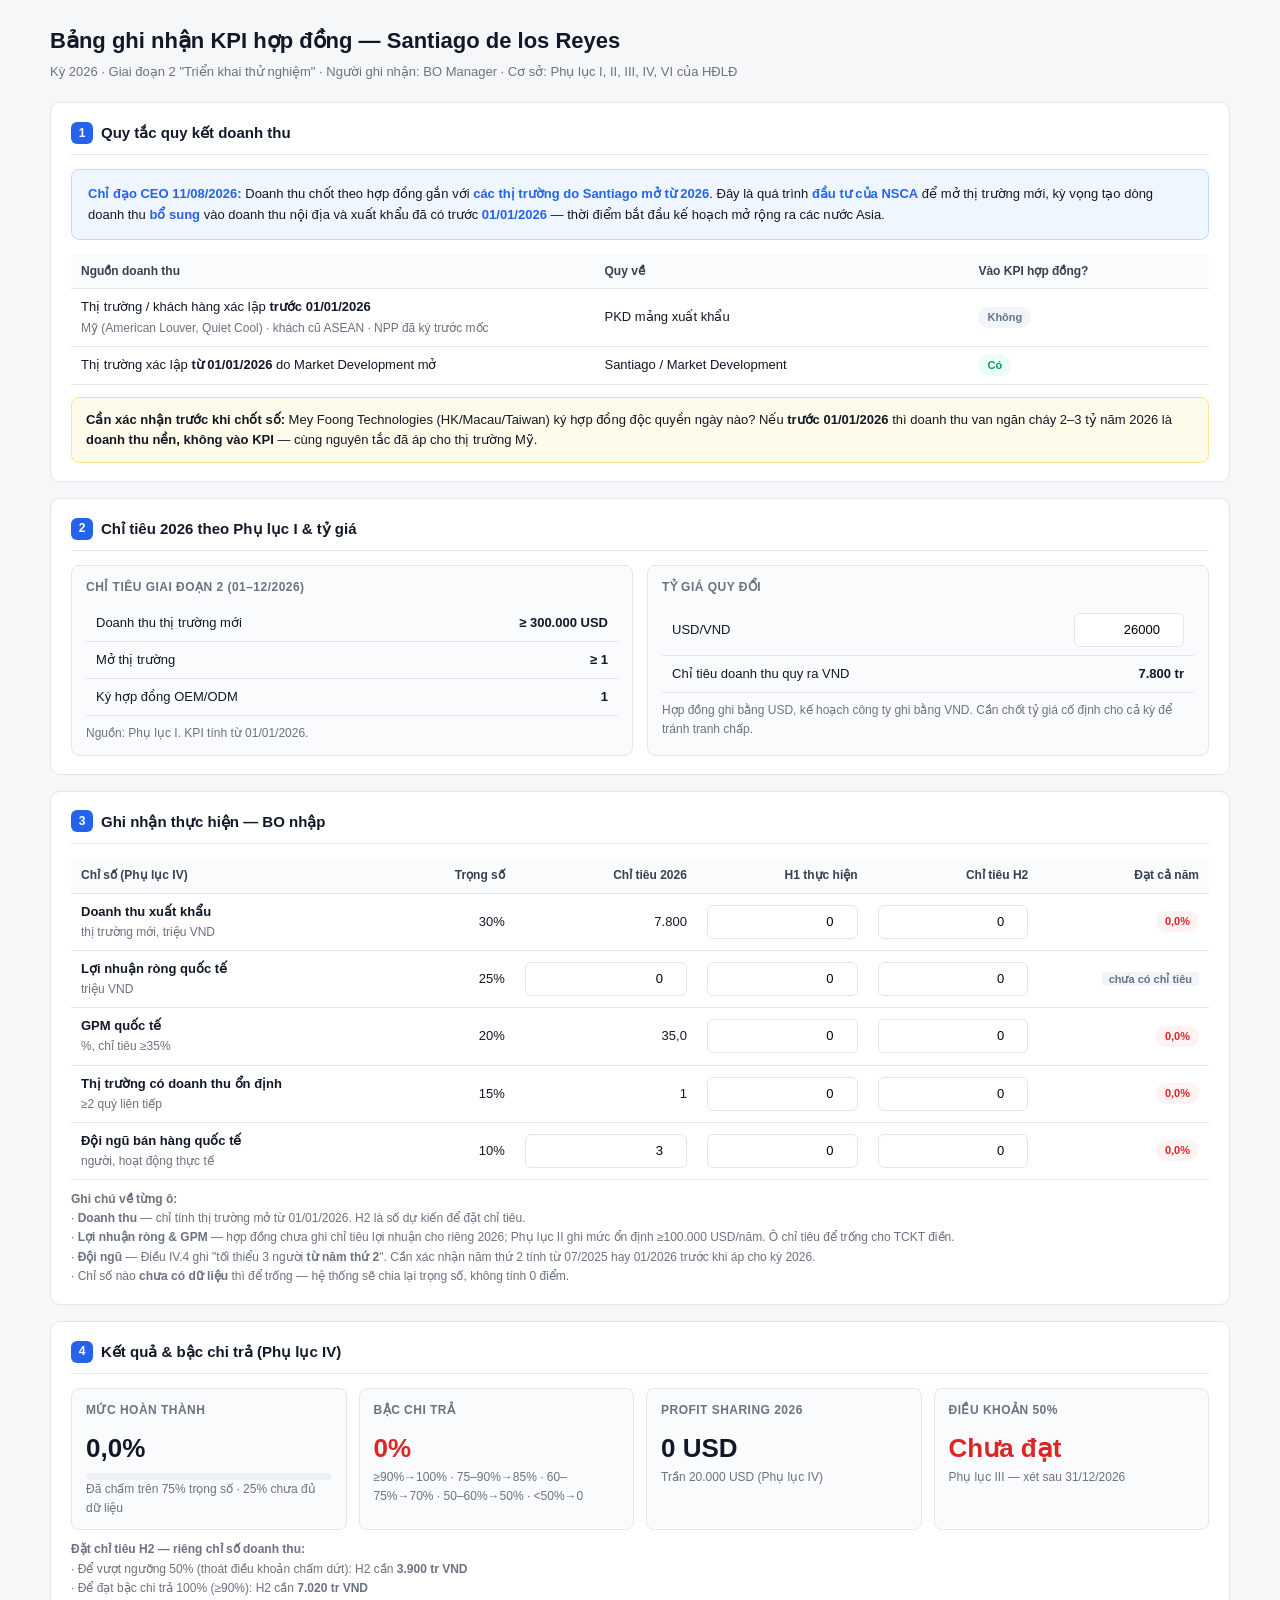
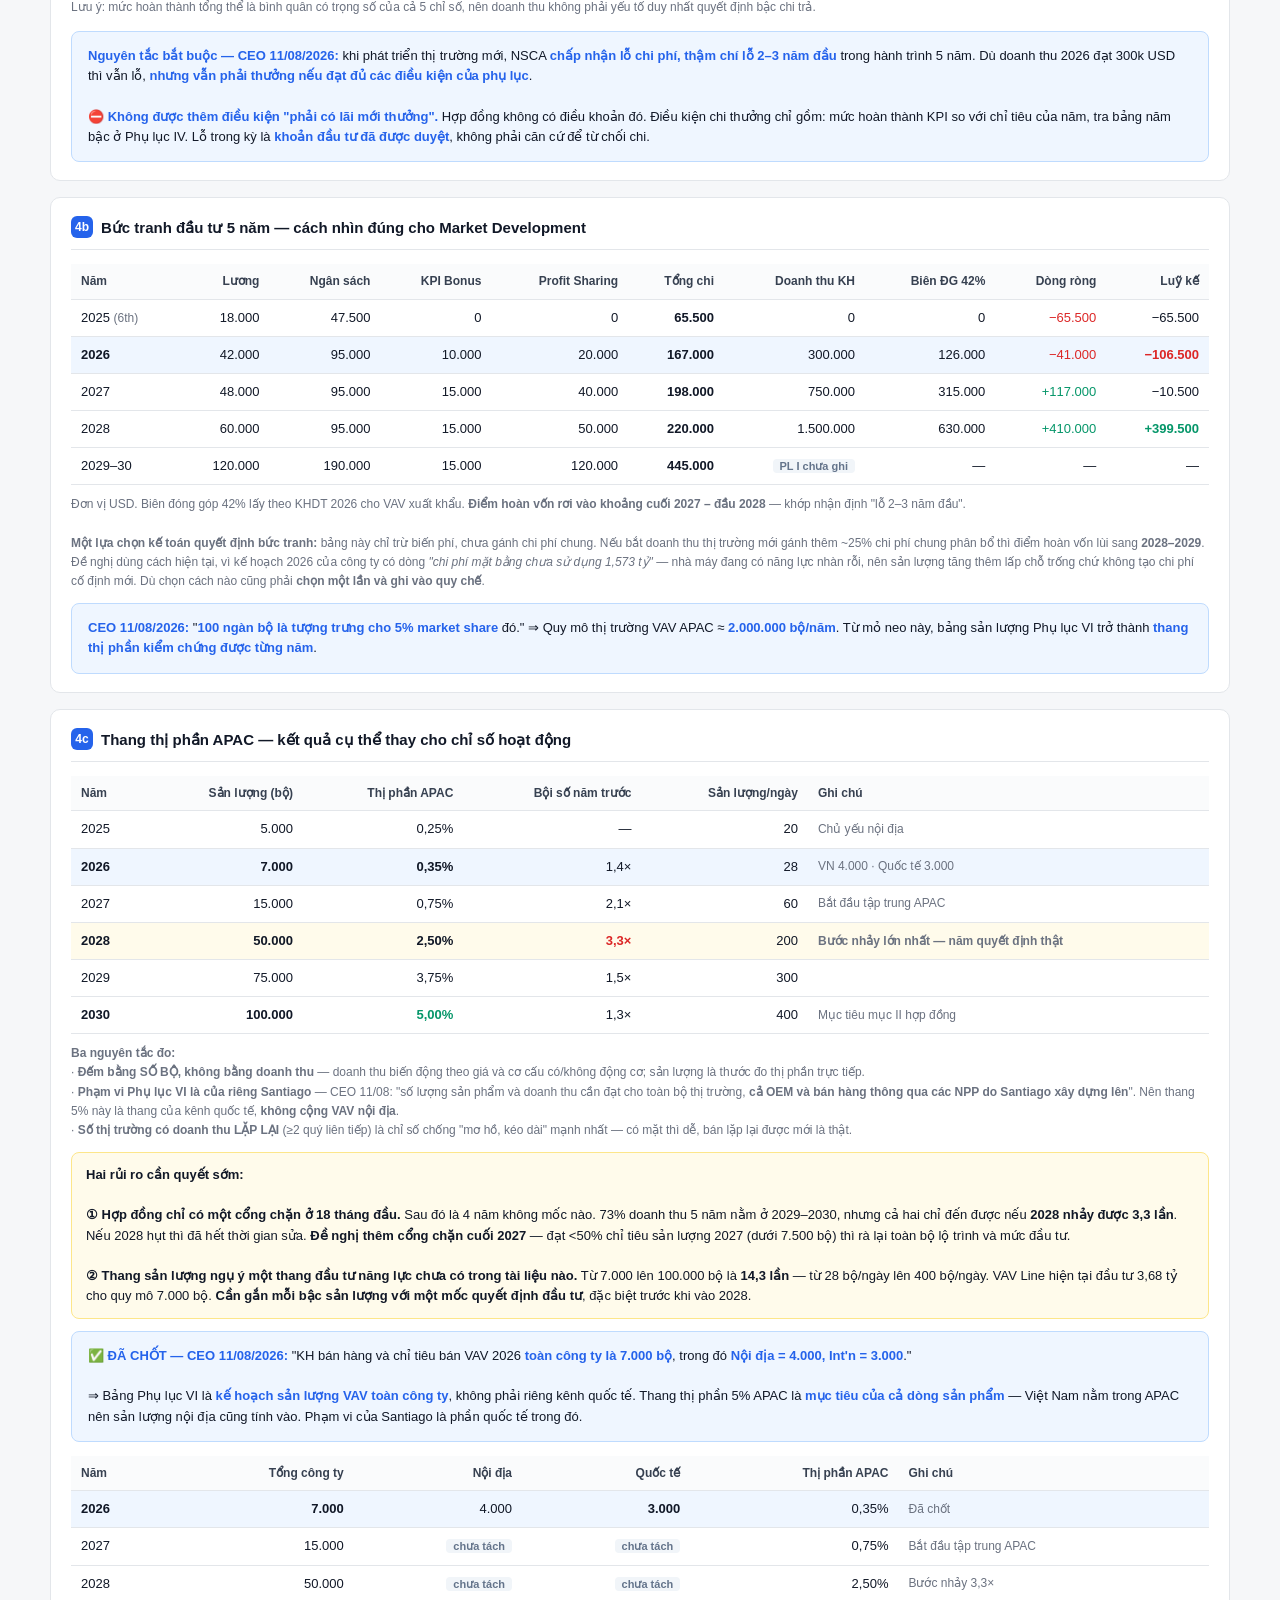
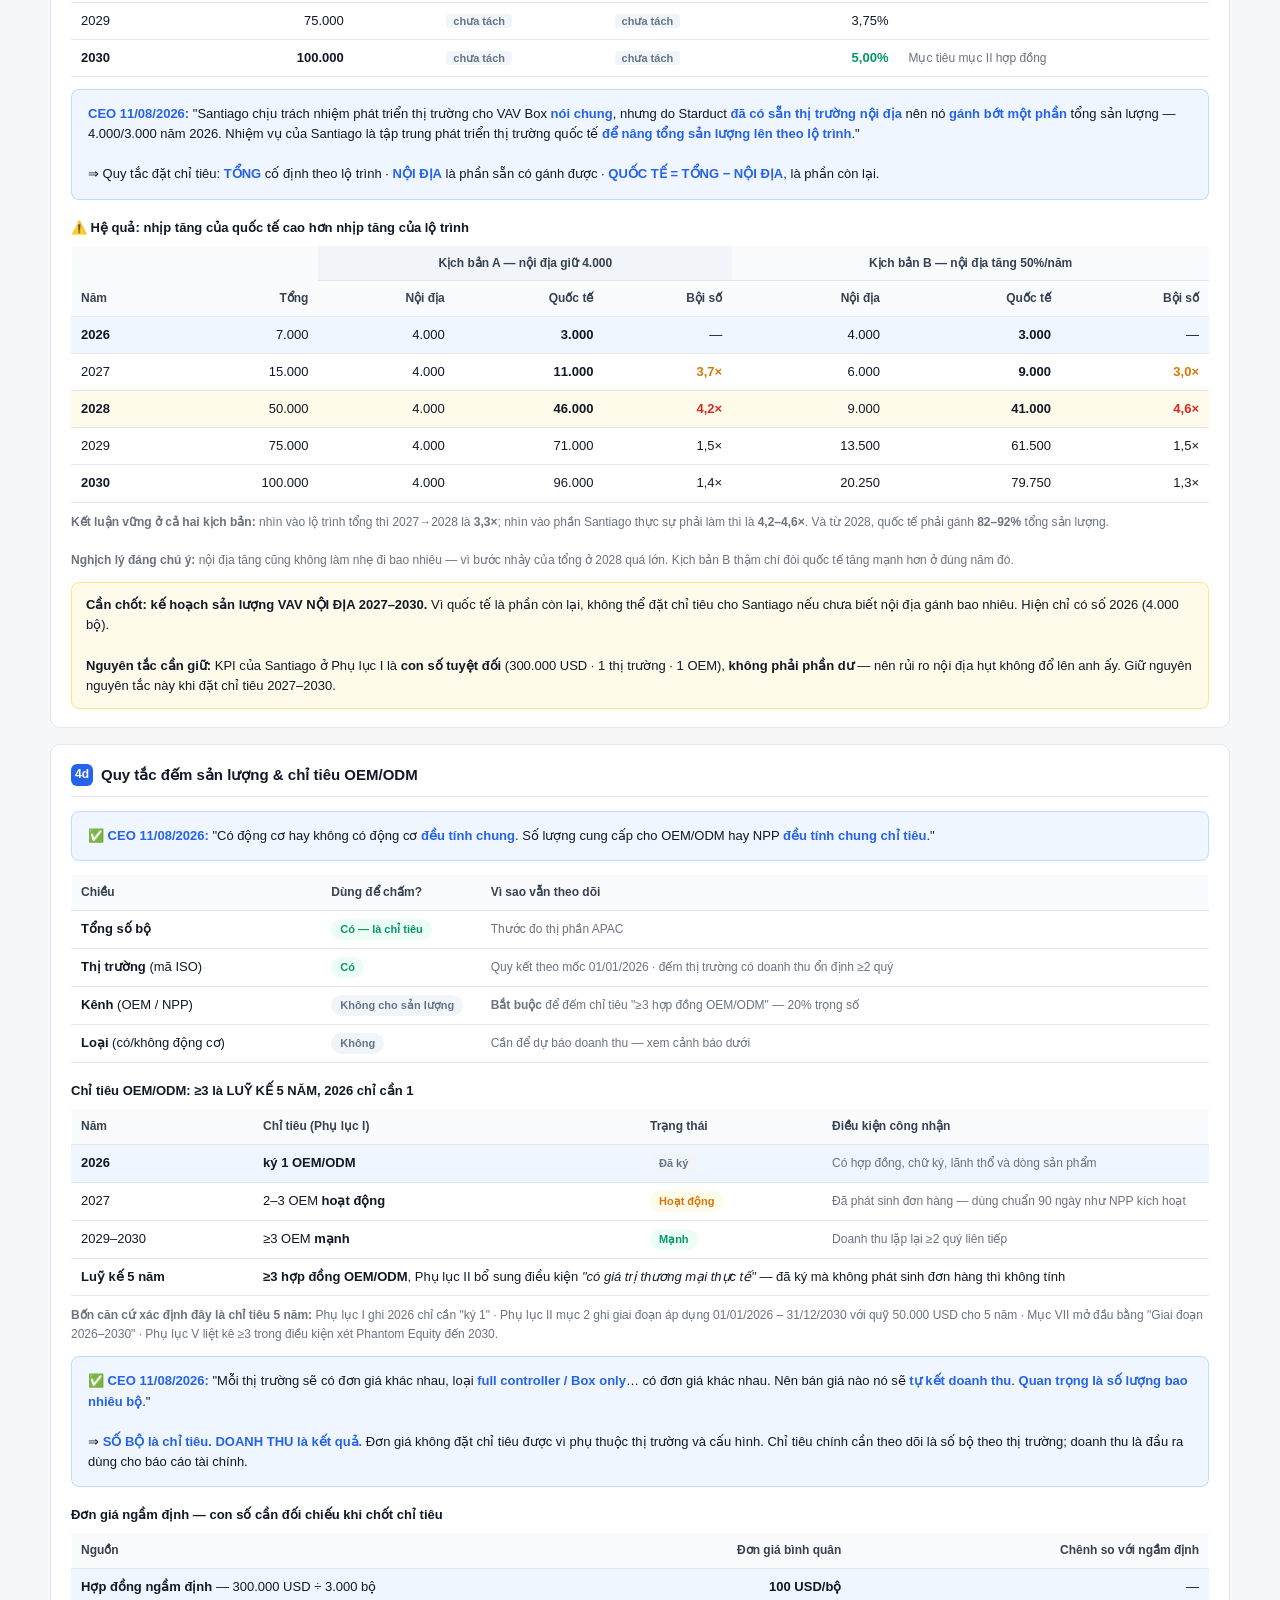
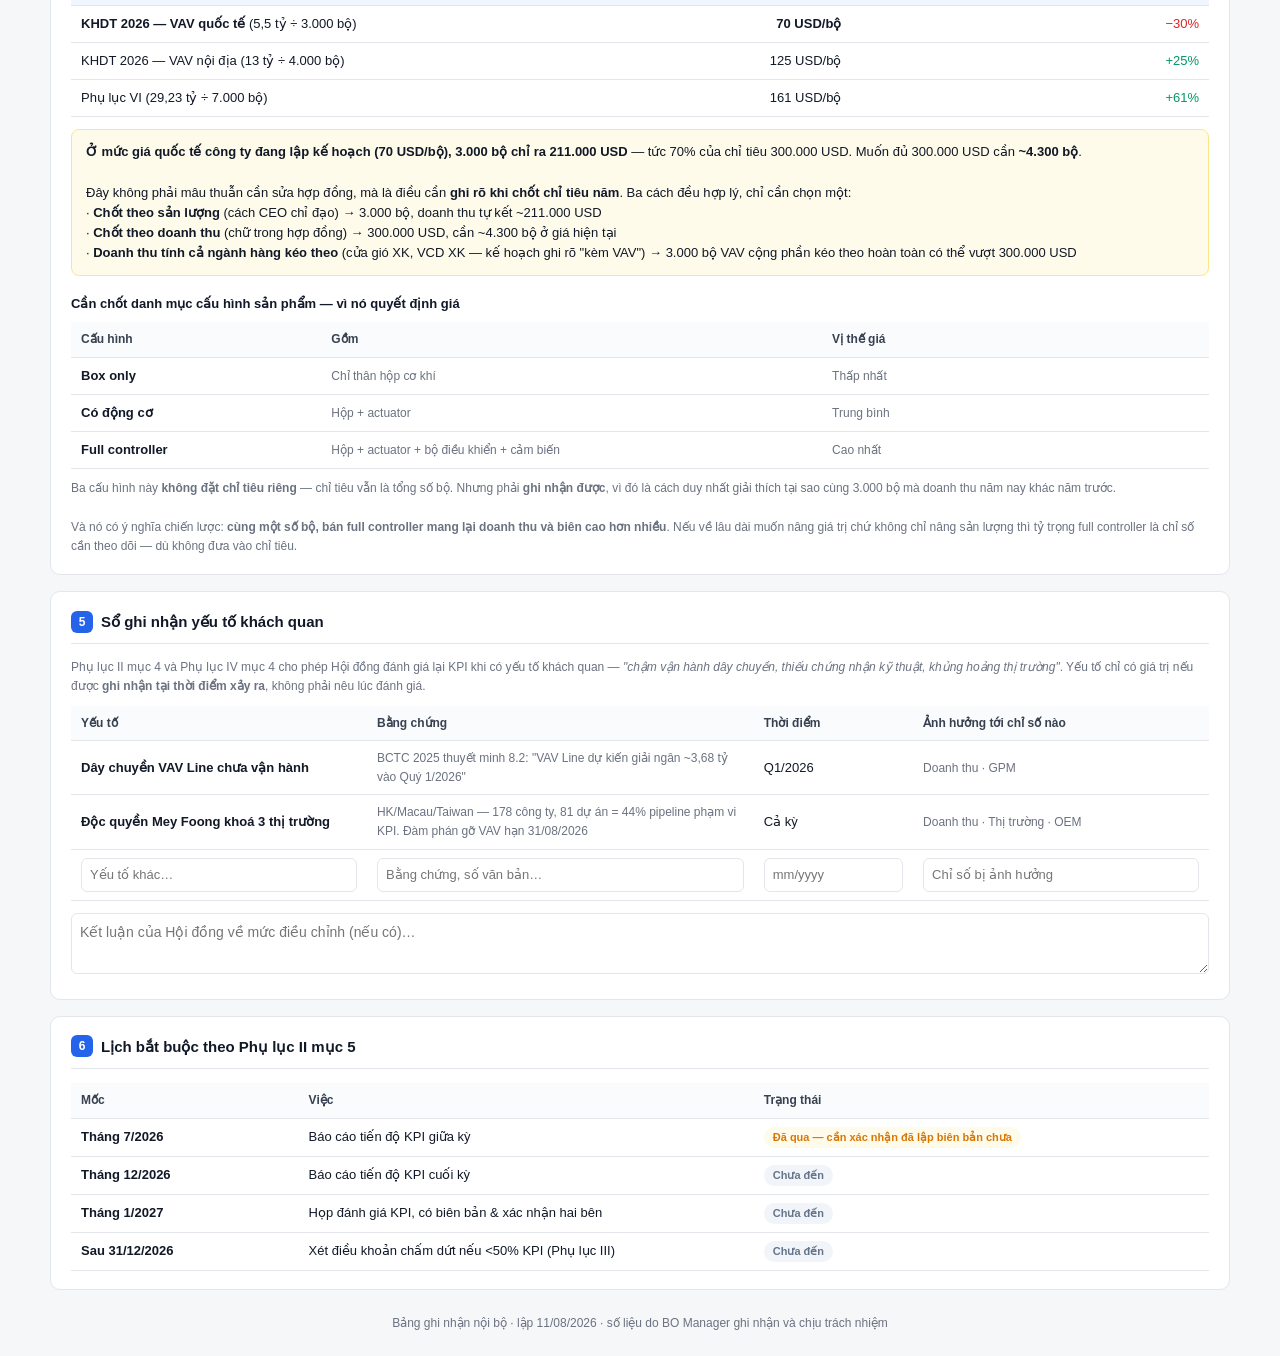
<file: bang-ghi-nhan-kpi-santiago-2026.html>
<!DOCTYPE html>
<html lang="vi">
<head>
<meta charset="UTF-8">
<meta name="viewport" content="width=device-width, initial-scale=1">
<title>Bảng ghi nhận KPI hợp đồng — Santiago 2026</title>
<style>
:root{
  --bg:#f6f7f9; --surface:#fff; --border:#e3e6ea; --b400:#2563eb; --b50:#eff6ff;
  --text-1:#111827; --text-2:#374151; --text-3:#6b7280;
  --ok:#059669; --ok-bg:#ecfdf5; --warn:#d97706; --warn-bg:#fffbeb;
  --bad:#dc2626; --bad-bg:#fef2f2; --neutral:#64748b;
}
*{box-sizing:border-box}
body{margin:0;padding:24px;background:var(--bg);color:var(--text-1);
  font:14px/1.55 -apple-system,BlinkMacSystemFont,"Segoe UI",Roboto,"Helvetica Neue",Arial,sans-serif}
.wrap{max-width:1180px;margin:0 auto}
h1{font-size:22px;margin:0 0 4px}
.sub{color:var(--text-3);font-size:13px;margin-bottom:20px}
.card{background:var(--surface);border:1px solid var(--border);border-radius:10px;
  padding:18px 20px;margin-bottom:16px}
.card h2{font-size:15px;margin:0 0 14px;padding-bottom:10px;border-bottom:1px solid var(--border);
  display:flex;align-items:center;gap:8px}
.n{display:inline-flex;width:22px;height:22px;border-radius:6px;background:var(--b400);color:#fff;
  align-items:center;justify-content:center;font-size:12px;font-weight:700;flex:none}
table{width:100%;border-collapse:collapse;font-size:13px}
th,td{padding:8px 10px;text-align:left;border-bottom:1px solid var(--border);vertical-align:middle}
th{font-weight:600;color:var(--text-2);background:#fafbfc;font-size:12px}
td.num,th.num{text-align:right;font-variant-numeric:tabular-nums}
input[type=number],input[type=text]{width:100%;padding:6px 8px;border:1px solid var(--border);
  border-radius:6px;font:inherit;text-align:right;font-variant-numeric:tabular-nums;background:#fff}
input[type=text]{text-align:left}
input:focus{outline:2px solid var(--b400);outline-offset:-1px;border-color:var(--b400)}
textarea{width:100%;padding:8px;border:1px solid var(--border);border-radius:6px;font:inherit;min-height:58px}
.pill{display:inline-block;padding:2px 9px;border-radius:999px;font-size:11px;font-weight:600}
.p-ok{background:var(--ok-bg);color:var(--ok)}
.p-warn{background:var(--warn-bg);color:var(--warn)}
.p-bad{background:var(--bad-bg);color:var(--bad)}
.p-n{background:#f1f5f9;color:var(--neutral)}
.rule{background:var(--b50);border:1px solid #bfdbfe;border-radius:8px;padding:14px 16px;font-size:13px}
.rule b{color:var(--b400)}
.split{display:grid;grid-template-columns:1fr 1fr;gap:14px}
.box{border:1px solid var(--border);border-radius:8px;padding:12px 14px;background:#fafbfc}
.box h3{margin:0 0 8px;font-size:12px;text-transform:uppercase;letter-spacing:.04em;color:var(--text-3)}
.big{font-size:26px;font-weight:700;font-variant-numeric:tabular-nums}
.mini{font-size:12px;color:var(--text-3)}
.res{display:grid;grid-template-columns:repeat(4,1fr);gap:12px;margin-top:6px}
.note{font-size:12px;color:var(--text-3);margin-top:10px;line-height:1.6}
.warnbox{background:var(--warn-bg);border:1px solid #fde68a;border-radius:8px;padding:12px 14px;font-size:13px}
.badge{font-size:11px;padding:1px 7px;border-radius:4px;background:#f1f5f9;color:var(--neutral);font-weight:600}
.bar{height:7px;background:#eef1f4;border-radius:4px;overflow:hidden;margin-top:5px}
.bar>i{display:block;height:100%;background:var(--b400);border-radius:4px}
.foot{font-size:12px;color:var(--text-3);text-align:center;padding:8px 0 0}
@media(max-width:820px){.split,.res{grid-template-columns:1fr}}
</style>
</head>
<body>
<div class="wrap">

<h1>Bảng ghi nhận KPI hợp đồng — Santiago de los Reyes</h1>
<div class="sub">Kỳ 2026 · Giai đoạn 2 "Triển khai thử nghiệm" · Người ghi nhận: BO Manager
  · Cơ sở: Phụ lục I, II, III, IV, VI của HĐLĐ</div>

<!-- 1 -->
<div class="card">
  <h2><span class="n">1</span> Quy tắc quy kết doanh thu</h2>
  <div class="rule">
    <b>Chỉ đạo CEO 11/08/2026:</b> Doanh thu chốt theo hợp đồng gắn với <b>các thị trường do
    Santiago mở từ 2026</b>. Đây là quá trình <b>đầu tư của NSCA</b> để mở thị trường mới, kỳ vọng
    tạo dòng doanh thu <b>bổ sung</b> vào doanh thu nội địa và xuất khẩu đã có trước
    <b>01/01/2026</b> — thời điểm bắt đầu kế hoạch mở rộng ra các nước Asia.
  </div>
  <table style="margin-top:14px">
    <tr><th style="width:46%">Nguồn doanh thu</th><th>Quy về</th><th>Vào KPI hợp đồng?</th></tr>
    <tr><td>Thị trường / khách hàng xác lập <b>trước 01/01/2026</b><br>
      <span class="mini">Mỹ (American Louver, Quiet Cool) · khách cũ ASEAN · NPP đã ký trước mốc</span></td>
      <td>PKD mảng xuất khẩu</td><td><span class="pill p-n">Không</span></td></tr>
    <tr><td>Thị trường xác lập <b>từ 01/01/2026</b> do Market Development mở</td>
      <td>Santiago / Market Development</td><td><span class="pill p-ok">Có</span></td></tr>
  </table>
  <div class="warnbox" style="margin-top:12px">
    <b>Cần xác nhận trước khi chốt số:</b> Mey Foong Technologies (HK/Macau/Taiwan) ký hợp đồng độc
    quyền ngày nào? Nếu <b>trước 01/01/2026</b> thì doanh thu van ngăn cháy 2–3 tỷ năm 2026 là
    <b>doanh thu nền, không vào KPI</b> — cùng nguyên tắc đã áp cho thị trường Mỹ.
  </div>
</div>

<!-- 2 -->
<div class="card">
  <h2><span class="n">2</span> Chỉ tiêu 2026 theo Phụ lục I &amp; tỷ giá</h2>
  <div class="split">
    <div class="box">
      <h3>Chỉ tiêu Giai đoạn 2 (01–12/2026)</h3>
      <table>
        <tr><td>Doanh thu thị trường mới</td><td class="num"><b>≥ 300.000 USD</b></td></tr>
        <tr><td>Mở thị trường</td><td class="num"><b>≥ 1</b></td></tr>
        <tr><td>Ký hợp đồng OEM/ODM</td><td class="num"><b>1</b></td></tr>
      </table>
      <div class="mini" style="margin-top:8px">Nguồn: Phụ lục I. KPI tính từ 01/01/2026.</div>
    </div>
    <div class="box">
      <h3>Tỷ giá quy đổi</h3>
      <table>
        <tr><td>USD/VND</td><td class="num" style="width:130px">
          <input type="number" id="fx" value="26000" step="100" oninput="calc()"></td></tr>
        <tr><td>Chỉ tiêu doanh thu quy ra VND</td>
          <td class="num"><b id="tgtVnd">—</b></td></tr>
      </table>
      <div class="mini" style="margin-top:8px">Hợp đồng ghi bằng USD, kế hoạch công ty ghi bằng VND.
        Cần chốt tỷ giá cố định cho cả kỳ để tránh tranh chấp.</div>
    </div>
  </div>
</div>

<!-- 3 -->
<div class="card">
  <h2><span class="n">3</span> Ghi nhận thực hiện — BO nhập</h2>
  <table>
    <tr>
      <th style="width:30%">Chỉ số (Phụ lục IV)</th>
      <th class="num" style="width:9%">Trọng số</th>
      <th class="num" style="width:16%">Chỉ tiêu 2026</th>
      <th class="num" style="width:15%">H1 thực hiện</th>
      <th class="num" style="width:15%">Chỉ tiêu H2</th>
      <th class="num">Đạt cả năm</th>
    </tr>
    <tr>
      <td><b>Doanh thu xuất khẩu</b><br><span class="mini">thị trường mới, triệu VND</span></td>
      <td class="num">30%</td>
      <td class="num" id="c1t">—</td>
      <td class="num"><input type="number" id="h1_1" value="0" oninput="calc()"></td>
      <td class="num"><input type="number" id="h2_1" value="0" oninput="calc()"></td>
      <td class="num" id="r1">—</td>
    </tr>
    <tr>
      <td><b>Lợi nhuận ròng quốc tế</b><br><span class="mini">triệu VND</span></td>
      <td class="num">25%</td>
      <td class="num"><input type="number" id="c2t" value="0" oninput="calc()"></td>
      <td class="num"><input type="number" id="h1_2" value="0" oninput="calc()"></td>
      <td class="num"><input type="number" id="h2_2" value="0" oninput="calc()"></td>
      <td class="num" id="r2">—</td>
    </tr>
    <tr>
      <td><b>GPM quốc tế</b><br><span class="mini">%, chỉ tiêu ≥35%</span></td>
      <td class="num">20%</td>
      <td class="num">35,0</td>
      <td class="num"><input type="number" id="h1_3" value="0" step="0.1" oninput="calc()"></td>
      <td class="num"><input type="number" id="h2_3" value="0" step="0.1" oninput="calc()"></td>
      <td class="num" id="r3">—</td>
    </tr>
    <tr>
      <td><b>Thị trường có doanh thu ổn định</b><br><span class="mini">≥2 quý liên tiếp</span></td>
      <td class="num">15%</td>
      <td class="num">1</td>
      <td class="num"><input type="number" id="h1_4" value="0" oninput="calc()"></td>
      <td class="num"><input type="number" id="h2_4" value="0" oninput="calc()"></td>
      <td class="num" id="r4">—</td>
    </tr>
    <tr>
      <td><b>Đội ngũ bán hàng quốc tế</b><br><span class="mini">người, hoạt động thực tế</span></td>
      <td class="num">10%</td>
      <td class="num"><input type="number" id="c5t" value="3" oninput="calc()"></td>
      <td class="num"><input type="number" id="h1_5" value="0" oninput="calc()"></td>
      <td class="num"><input type="number" id="h2_5" value="0" oninput="calc()"></td>
      <td class="num" id="r5">—</td>
    </tr>
  </table>
  <div class="note">
    <b>Ghi chú về từng ô:</b><br>
    · <b>Doanh thu</b> — chỉ tính thị trường mở từ 01/01/2026. H2 là số dự kiến để đặt chỉ tiêu.<br>
    · <b>Lợi nhuận ròng &amp; GPM</b> — hợp đồng chưa ghi chỉ tiêu lợi nhuận cho riêng 2026;
      Phụ lục II ghi mức ổn định ≥100.000 USD/năm. Ô chỉ tiêu để trống cho TCKT điền.<br>
    · <b>Đội ngũ</b> — Điều IV.4 ghi "tối thiểu 3 người <b>từ năm thứ 2</b>". Cần xác nhận năm thứ 2
      tính từ 07/2025 hay 01/2026 trước khi áp cho kỳ 2026.<br>
    · Chỉ số nào <b>chưa có dữ liệu</b> thì để trống — hệ thống sẽ chia lại trọng số, không tính 0 điểm.
  </div>
</div>

<!-- 4 -->
<div class="card">
  <h2><span class="n">4</span> Kết quả &amp; bậc chi trả (Phụ lục IV)</h2>
  <div class="res">
    <div class="box"><h3>Mức hoàn thành</h3>
      <div class="big" id="pct">—</div>
      <div class="bar"><i id="bar" style="width:0"></i></div>
      <div class="mini" id="cover">—</div></div>
    <div class="box"><h3>Bậc chi trả</h3>
      <div class="big" id="band">—</div>
      <div class="mini">≥90%→100% · 75–90%→85% · 60–75%→70% · 50–60%→50% · &lt;50%→0</div></div>
    <div class="box"><h3>Profit Sharing 2026</h3>
      <div class="big" id="ps">—</div>
      <div class="mini">Trần 20.000 USD (Phụ lục IV)</div></div>
    <div class="box"><h3>Điều khoản 50%</h3>
      <div class="big" id="term">—</div>
      <div class="mini">Phụ lục III — xét sau 31/12/2026</div></div>
  </div>
  <div class="note" id="advice"></div>
  <div class="rule" style="margin-top:14px">
    <b>Nguyên tắc bắt buộc — CEO 11/08/2026:</b> khi phát triển thị trường mới, NSCA <b>chấp nhận
    lỗ chi phí, thậm chí lỗ 2–3 năm đầu</b> trong hành trình 5 năm. Dù doanh thu 2026 đạt 300k USD
    thì vẫn lỗ, <b>nhưng vẫn phải thưởng nếu đạt đủ các điều kiện của phụ lục</b>.
    <br><br>
    ⛔ <b>Không được thêm điều kiện "phải có lãi mới thưởng".</b> Hợp đồng không có điều khoản đó.
    Điều kiện chi thưởng chỉ gồm: mức hoàn thành KPI so với chỉ tiêu của năm, tra bảng năm bậc ở
    Phụ lục IV. Lỗ trong kỳ là <b>khoản đầu tư đã được duyệt</b>, không phải căn cứ để từ chối chi.
  </div>
</div>

<!-- 4b -->
<div class="card">
  <h2><span class="n">4b</span> Bức tranh đầu tư 5 năm — cách nhìn đúng cho Market Development</h2>
  <table>
    <tr><th>Năm</th><th class="num">Lương</th><th class="num">Ngân sách</th>
      <th class="num">KPI Bonus</th><th class="num">Profit Sharing</th><th class="num">Tổng chi</th>
      <th class="num">Doanh thu KH</th><th class="num">Biên ĐG 42%</th><th class="num">Dòng ròng</th>
      <th class="num">Luỹ kế</th></tr>
    <tr><td>2025 <span class="mini">(6th)</span></td><td class="num">18.000</td><td class="num">47.500</td>
      <td class="num">0</td><td class="num">0</td><td class="num"><b>65.500</b></td>
      <td class="num">0</td><td class="num">0</td>
      <td class="num" style="color:var(--bad)">−65.500</td><td class="num">−65.500</td></tr>
    <tr style="background:var(--b50)"><td><b>2026</b></td><td class="num">42.000</td><td class="num">95.000</td>
      <td class="num">10.000</td><td class="num">20.000</td><td class="num"><b>167.000</b></td>
      <td class="num">300.000</td><td class="num">126.000</td>
      <td class="num" style="color:var(--bad)">−41.000</td>
      <td class="num" style="color:var(--bad)"><b>−106.500</b></td></tr>
    <tr><td>2027</td><td class="num">48.000</td><td class="num">95.000</td>
      <td class="num">15.000</td><td class="num">40.000</td><td class="num"><b>198.000</b></td>
      <td class="num">750.000</td><td class="num">315.000</td>
      <td class="num" style="color:var(--ok)">+117.000</td><td class="num">−10.500</td></tr>
    <tr><td>2028</td><td class="num">60.000</td><td class="num">95.000</td>
      <td class="num">15.000</td><td class="num">50.000</td><td class="num"><b>220.000</b></td>
      <td class="num">1.500.000</td><td class="num">630.000</td>
      <td class="num" style="color:var(--ok)">+410.000</td>
      <td class="num" style="color:var(--ok)"><b>+399.500</b></td></tr>
    <tr><td>2029–30</td><td class="num">120.000</td><td class="num">190.000</td>
      <td class="num">15.000</td><td class="num">120.000</td><td class="num"><b>445.000</b></td>
      <td class="num"><span class="badge">PL I chưa ghi</span></td><td class="num">—</td>
      <td class="num">—</td><td class="num">—</td></tr>
  </table>
  <div class="note">
    Đơn vị USD. Biên đóng góp 42% lấy theo KHDT 2026 cho VAV xuất khẩu.
    <b>Điểm hoàn vốn rơi vào khoảng cuối 2027 – đầu 2028</b> — khớp nhận định "lỗ 2–3 năm đầu".
    <br><br>
    <b>Một lựa chọn kế toán quyết định bức tranh:</b> bảng này chỉ trừ biến phí, chưa gánh chi phí
    chung. Nếu bắt doanh thu thị trường mới gánh thêm ~25% chi phí chung phân bổ thì điểm hoàn vốn
    lùi sang <b>2028–2029</b>. Đề nghị dùng cách hiện tại, vì kế hoạch 2026 của công ty có dòng
    <i>"chi phí mặt bằng chưa sử dụng 1,573 tỷ"</i> — nhà máy đang có năng lực nhàn rỗi, nên sản
    lượng tăng thêm lấp chỗ trống chứ không tạo chi phí cố định mới. Dù chọn cách nào cũng phải
    <b>chọn một lần và ghi vào quy chế</b>.
  </div>
  <div class="rule" style="margin-top:12px">
    <b>CEO 11/08/2026:</b> "<b>100 ngàn bộ là tượng trưng cho 5% market share</b> đó."
    ⇒ Quy mô thị trường VAV APAC ≈ <b>2.000.000 bộ/năm</b>. Từ mỏ neo này, bảng sản lượng Phụ lục VI
    trở thành <b>thang thị phần kiểm chứng được từng năm</b>.
  </div>
</div>

<!-- 4c -->
<div class="card">
  <h2><span class="n">4c</span> Thang thị phần APAC — kết quả cụ thể thay cho chỉ số hoạt động</h2>
  <table>
    <tr><th>Năm</th><th class="num">Sản lượng (bộ)</th><th class="num">Thị phần APAC</th>
      <th class="num">Bội số năm trước</th><th class="num">Sản lượng/ngày</th><th>Ghi chú</th></tr>
    <tr><td>2025</td><td class="num">5.000</td><td class="num">0,25%</td><td class="num">—</td>
      <td class="num">20</td><td class="mini">Chủ yếu nội địa</td></tr>
    <tr style="background:var(--b50)"><td><b>2026</b></td><td class="num"><b>7.000</b></td>
      <td class="num"><b>0,35%</b></td><td class="num">1,4×</td><td class="num">28</td>
      <td class="mini">VN 4.000 · Quốc tế 3.000</td></tr>
    <tr><td>2027</td><td class="num">15.000</td><td class="num">0,75%</td><td class="num">2,1×</td>
      <td class="num">60</td><td class="mini">Bắt đầu tập trung APAC</td></tr>
    <tr style="background:var(--warn-bg)"><td><b>2028</b></td><td class="num"><b>50.000</b></td>
      <td class="num"><b>2,50%</b></td>
      <td class="num" style="color:var(--bad);font-weight:700">3,3×</td><td class="num">200</td>
      <td class="mini"><b>Bước nhảy lớn nhất — năm quyết định thật</b></td></tr>
    <tr><td>2029</td><td class="num">75.000</td><td class="num">3,75%</td><td class="num">1,5×</td>
      <td class="num">300</td><td class="mini"></td></tr>
    <tr><td><b>2030</b></td><td class="num"><b>100.000</b></td>
      <td class="num" style="color:var(--ok);font-weight:700"><b>5,00%</b></td>
      <td class="num">1,3×</td><td class="num">400</td>
      <td class="mini">Mục tiêu mục II hợp đồng</td></tr>
  </table>
  <div class="note">
    <b>Ba nguyên tắc đo:</b><br>
    · <b>Đếm bằng SỐ BỘ, không bằng doanh thu</b> — doanh thu biến động theo giá và cơ cấu
      có/không động cơ; sản lượng là thước đo thị phần trực tiếp.<br>
    · <b>Phạm vi Phụ lục VI là của riêng Santiago</b> — CEO 11/08: "số lượng sản phẩm và doanh thu
      cần đạt cho toàn bộ thị trường, <b>cả OEM và bán hàng thông qua các NPP do Santiago xây dựng
      lên</b>". Nên thang 5% này là thang của kênh quốc tế, <b>không cộng VAV nội địa</b>.<br>
    · <b>Số thị trường có doanh thu LẶP LẠI</b> (≥2 quý liên tiếp) là chỉ số chống "mơ hồ, kéo dài"
      mạnh nhất — có mặt thì dễ, bán lặp lại được mới là thật.
  </div>
  <div class="warnbox" style="margin-top:12px">
    <b>Hai rủi ro cần quyết sớm:</b><br><br>
    <b>① Hợp đồng chỉ có một cổng chặn ở 18 tháng đầu.</b> Sau đó là 4 năm không mốc nào.
    73% doanh thu 5 năm nằm ở 2029–2030, nhưng cả hai chỉ đến được nếu <b>2028 nhảy được 3,3 lần</b>.
    Nếu 2028 hụt thì đã hết thời gian sửa. <b>Đề nghị thêm cổng chặn cuối 2027</b> — đạt &lt;50%
    chỉ tiêu sản lượng 2027 (dưới 7.500 bộ) thì rà lại toàn bộ lộ trình và mức đầu tư.<br><br>
    <b>② Thang sản lượng ngụ ý một thang đầu tư năng lực chưa có trong tài liệu nào.</b>
    Từ 7.000 lên 100.000 bộ là <b>14,3 lần</b> — từ 28 bộ/ngày lên 400 bộ/ngày. VAV Line hiện tại
    đầu tư 3,68 tỷ cho quy mô 7.000 bộ. <b>Cần gắn mỗi bậc sản lượng với một mốc quyết định đầu tư</b>,
    đặc biệt trước khi vào 2028.
  </div>
  <div class="rule" style="margin-top:12px">
    <b>✅ ĐÃ CHỐT — CEO 11/08/2026:</b> "KH bán hàng và chỉ tiêu bán VAV 2026 <b>toàn công ty là
    7.000 bộ</b>, trong đó <b>Nội địa = 4.000, Int'n = 3.000</b>."
    <br><br>
    ⇒ Bảng Phụ lục VI là <b>kế hoạch sản lượng VAV toàn công ty</b>, không phải riêng kênh quốc tế.
    Thang thị phần 5% APAC là <b>mục tiêu của cả dòng sản phẩm</b> — Việt Nam nằm trong APAC nên
    sản lượng nội địa cũng tính vào. Phạm vi của Santiago là phần quốc tế trong đó.
  </div>
  <table style="margin-top:14px">
    <tr><th>Năm</th><th class="num">Tổng công ty</th><th class="num">Nội địa</th>
      <th class="num">Quốc tế</th><th class="num">Thị phần APAC</th><th>Ghi chú</th></tr>
    <tr style="background:var(--b50)"><td><b>2026</b></td><td class="num"><b>7.000</b></td>
      <td class="num">4.000</td><td class="num"><b>3.000</b></td><td class="num">0,35%</td>
      <td class="mini">Đã chốt</td></tr>
    <tr><td>2027</td><td class="num">15.000</td>
      <td class="num"><span class="badge">chưa tách</span></td>
      <td class="num"><span class="badge">chưa tách</span></td>
      <td class="num">0,75%</td><td class="mini">Bắt đầu tập trung APAC</td></tr>
    <tr><td>2028</td><td class="num">50.000</td>
      <td class="num"><span class="badge">chưa tách</span></td>
      <td class="num"><span class="badge">chưa tách</span></td>
      <td class="num">2,50%</td><td class="mini">Bước nhảy 3,3×</td></tr>
    <tr><td>2029</td><td class="num">75.000</td>
      <td class="num"><span class="badge">chưa tách</span></td>
      <td class="num"><span class="badge">chưa tách</span></td>
      <td class="num">3,75%</td><td class="mini"></td></tr>
    <tr><td><b>2030</b></td><td class="num"><b>100.000</b></td>
      <td class="num"><span class="badge">chưa tách</span></td>
      <td class="num"><span class="badge">chưa tách</span></td>
      <td class="num" style="color:var(--ok);font-weight:700">5,00%</td>
      <td class="mini">Mục tiêu mục II hợp đồng</td></tr>
  </table>
  <div class="rule" style="margin-top:12px">
    <b>CEO 11/08/2026:</b> "Santiago chịu trách nhiệm phát triển thị trường cho VAV Box <b>nói
    chung</b>, nhưng do Starduct <b>đã có sẵn thị trường nội địa</b> nên nó <b>gánh bớt một phần</b>
    tổng sản lượng — 4.000/3.000 năm 2026. Nhiệm vụ của Santiago là tập trung phát triển thị trường
    quốc tế <b>để nâng tổng sản lượng lên theo lộ trình</b>."
    <br><br>
    ⇒ Quy tắc đặt chỉ tiêu: <b>TỔNG</b> cố định theo lộ trình · <b>NỘI ĐỊA</b> là phần sẵn có gánh
    được · <b>QUỐC TẾ = TỔNG − NỘI ĐỊA</b>, là phần còn lại.
  </div>

  <h3 style="font-size:13px;margin:18px 0 8px">
    ⚠️ Hệ quả: nhịp tăng của quốc tế cao hơn nhịp tăng của lộ trình</h3>
  <table>
    <tr><th rowspan="2" style="vertical-align:bottom">Năm</th><th rowspan="2" class="num" style="vertical-align:bottom">Tổng</th>
      <th colspan="3" style="text-align:center;background:#f1f5f9">Kịch bản A — nội địa giữ 4.000</th>
      <th colspan="3" style="text-align:center;background:#f8fafc">Kịch bản B — nội địa tăng 50%/năm</th></tr>
    <tr><th class="num">Nội địa</th><th class="num">Quốc tế</th><th class="num">Bội số</th>
      <th class="num">Nội địa</th><th class="num">Quốc tế</th><th class="num">Bội số</th></tr>
    <tr style="background:var(--b50)"><td><b>2026</b></td><td class="num">7.000</td>
      <td class="num">4.000</td><td class="num"><b>3.000</b></td><td class="num">—</td>
      <td class="num">4.000</td><td class="num"><b>3.000</b></td><td class="num">—</td></tr>
    <tr><td>2027</td><td class="num">15.000</td>
      <td class="num">4.000</td><td class="num"><b>11.000</b></td>
      <td class="num" style="color:var(--warn);font-weight:700">3,7×</td>
      <td class="num">6.000</td><td class="num"><b>9.000</b></td>
      <td class="num" style="color:var(--warn);font-weight:700">3,0×</td></tr>
    <tr style="background:var(--warn-bg)"><td><b>2028</b></td><td class="num">50.000</td>
      <td class="num">4.000</td><td class="num"><b>46.000</b></td>
      <td class="num" style="color:var(--bad);font-weight:700">4,2×</td>
      <td class="num">9.000</td><td class="num"><b>41.000</b></td>
      <td class="num" style="color:var(--bad);font-weight:700">4,6×</td></tr>
    <tr><td>2029</td><td class="num">75.000</td>
      <td class="num">4.000</td><td class="num">71.000</td><td class="num">1,5×</td>
      <td class="num">13.500</td><td class="num">61.500</td><td class="num">1,5×</td></tr>
    <tr><td><b>2030</b></td><td class="num">100.000</td>
      <td class="num">4.000</td><td class="num">96.000</td><td class="num">1,4×</td>
      <td class="num">20.250</td><td class="num">79.750</td><td class="num">1,3×</td></tr>
  </table>
  <div class="note">
    <b>Kết luận vững ở cả hai kịch bản:</b> nhìn vào lộ trình tổng thì 2027→2028 là <b>3,3×</b>;
    nhìn vào phần Santiago thực sự phải làm thì là <b>4,2–4,6×</b>. Và từ 2028, quốc tế phải gánh
    <b>82–92%</b> tổng sản lượng.
    <br><br>
    <b>Nghịch lý đáng chú ý:</b> nội địa tăng cũng không làm nhẹ đi bao nhiêu — vì bước nhảy của
    tổng ở 2028 quá lớn. Kịch bản B thậm chí đòi quốc tế tăng mạnh hơn ở đúng năm đó.
  </div>
  <div class="warnbox" style="margin-top:12px">
    <b>Cần chốt: kế hoạch sản lượng VAV NỘI ĐỊA 2027–2030.</b> Vì quốc tế là phần còn lại, không thể
    đặt chỉ tiêu cho Santiago nếu chưa biết nội địa gánh bao nhiêu. Hiện chỉ có số 2026 (4.000 bộ).
    <br><br>
    <b>Nguyên tắc cần giữ:</b> KPI của Santiago ở Phụ lục I là <b>con số tuyệt đối</b>
    (300.000 USD · 1 thị trường · 1 OEM), <b>không phải phần dư</b> — nên rủi ro nội địa hụt không
    đổ lên anh ấy. Giữ nguyên nguyên tắc này khi đặt chỉ tiêu 2027–2030.
  </div>
</div>

<!-- 4d -->
<div class="card">
  <h2><span class="n">4d</span> Quy tắc đếm sản lượng &amp; chỉ tiêu OEM/ODM</h2>

  <div class="rule">
    <b>✅ CEO 11/08/2026:</b> "Có động cơ hay không có động cơ <b>đều tính chung</b>.
    Số lượng cung cấp cho OEM/ODM hay NPP <b>đều tính chung chỉ tiêu</b>."
  </div>

  <table style="margin-top:14px">
    <tr><th style="width:22%">Chiều</th><th style="width:14%">Dùng để chấm?</th><th>Vì sao vẫn theo dõi</th></tr>
    <tr><td><b>Tổng số bộ</b></td><td><span class="pill p-ok">Có — là chỉ tiêu</span></td>
      <td class="mini">Thước đo thị phần APAC</td></tr>
    <tr><td><b>Thị trường</b> (mã ISO)</td><td><span class="pill p-ok">Có</span></td>
      <td class="mini">Quy kết theo mốc 01/01/2026 · đếm thị trường có doanh thu ổn định ≥2 quý</td></tr>
    <tr><td><b>Kênh</b> (OEM / NPP)</td><td><span class="pill p-n">Không cho sản lượng</span></td>
      <td class="mini"><b>Bắt buộc</b> để đếm chỉ tiêu "≥3 hợp đồng OEM/ODM" — 20% trọng số</td></tr>
    <tr><td><b>Loại</b> (có/không động cơ)</td><td><span class="pill p-n">Không</span></td>
      <td class="mini">Cần để dự báo doanh thu — xem cảnh báo dưới</td></tr>
  </table>

  <h3 style="font-size:13px;margin:18px 0 8px">Chỉ tiêu OEM/ODM: ≥3 là LUỸ KẾ 5 NĂM, 2026 chỉ cần 1</h3>
  <table>
    <tr><th style="width:16%">Năm</th><th style="width:34%">Chỉ tiêu (Phụ lục I)</th>
      <th style="width:16%">Trạng thái</th><th>Điều kiện công nhận</th></tr>
    <tr style="background:var(--b50)"><td><b>2026</b></td><td><b>ký 1 OEM/ODM</b></td>
      <td><span class="pill p-n">Đã ký</span></td>
      <td class="mini">Có hợp đồng, chữ ký, lãnh thổ và dòng sản phẩm</td></tr>
    <tr><td>2027</td><td>2–3 OEM <b>hoạt động</b></td>
      <td><span class="pill p-warn">Hoạt động</span></td>
      <td class="mini">Đã phát sinh đơn hàng — dùng chuẩn 90 ngày như NPP kích hoạt</td></tr>
    <tr><td>2029–2030</td><td>≥3 OEM <b>mạnh</b></td>
      <td><span class="pill p-ok">Mạnh</span></td>
      <td class="mini">Doanh thu lặp lại ≥2 quý liên tiếp</td></tr>
    <tr><td><b>Luỹ kế 5 năm</b></td><td colspan="3"><b>≥3 hợp đồng OEM/ODM</b>, Phụ lục II bổ sung
      điều kiện <i>"có giá trị thương mại thực tế"</i> — đã ký mà không phát sinh đơn hàng thì không tính</td></tr>
  </table>
  <div class="note">
    <b>Bốn căn cứ xác định đây là chỉ tiêu 5 năm:</b> Phụ lục I ghi 2026 chỉ cần "ký 1" ·
    Phụ lục II mục 2 ghi giai đoạn áp dụng 01/01/2026 – 31/12/2030 với quỹ 50.000 USD cho 5 năm ·
    Mục VII mở đầu bằng "Giai đoạn 2026–2030" · Phụ lục V liệt kê ≥3 trong điều kiện xét
    Phantom Equity đến 2030.
  </div>

  <div class="rule" style="margin-top:12px">
    <b>✅ CEO 11/08/2026:</b> "Mỗi thị trường sẽ có đơn giá khác nhau, loại <b>full controller /
    Box only</b>… có đơn giá khác nhau. Nên bán giá nào nó sẽ <b>tự kết doanh thu</b>.
    <b>Quan trọng là số lượng bao nhiêu bộ</b>."
    <br><br>
    ⇒ <b>SỐ BỘ là chỉ tiêu. DOANH THU là kết quả.</b> Đơn giá không đặt chỉ tiêu được vì phụ thuộc
    thị trường và cấu hình. Chỉ tiêu chính cần theo dõi là số bộ theo thị trường; doanh thu là đầu ra
    dùng cho báo cáo tài chính.
  </div>

  <h3 style="font-size:13px;margin:18px 0 8px">Đơn giá ngầm định — con số cần đối chiếu khi chốt chỉ tiêu</h3>
  <table>
    <tr><th style="width:44%">Nguồn</th><th class="num">Đơn giá bình quân</th>
      <th class="num">Chênh so với ngầm định</th></tr>
    <tr style="background:var(--b50)"><td><b>Hợp đồng ngầm định</b> — 300.000 USD ÷ 3.000 bộ</td>
      <td class="num"><b>100 USD/bộ</b></td><td class="num">—</td></tr>
    <tr><td><b>KHDT 2026 — VAV quốc tế</b> (5,5 tỷ ÷ 3.000 bộ)</td>
      <td class="num"><b>70 USD/bộ</b></td>
      <td class="num" style="color:var(--bad)">−30%</td></tr>
    <tr><td>KHDT 2026 — VAV nội địa (13 tỷ ÷ 4.000 bộ)</td>
      <td class="num">125 USD/bộ</td><td class="num" style="color:var(--ok)">+25%</td></tr>
    <tr><td>Phụ lục VI (29,23 tỷ ÷ 7.000 bộ)</td>
      <td class="num">161 USD/bộ</td><td class="num" style="color:var(--ok)">+61%</td></tr>
  </table>
  <div class="warnbox" style="margin-top:12px">
    <b>Ở mức giá quốc tế công ty đang lập kế hoạch (70 USD/bộ), 3.000 bộ chỉ ra 211.000 USD</b> —
    tức 70% của chỉ tiêu 300.000 USD. Muốn đủ 300.000 USD cần <b>~4.300 bộ</b>.<br><br>
    Đây không phải mâu thuẫn cần sửa hợp đồng, mà là điều cần <b>ghi rõ khi chốt chỉ tiêu năm</b>.
    Ba cách đều hợp lý, chỉ cần chọn một:<br>
    · <b>Chốt theo sản lượng</b> (cách CEO chỉ đạo) → 3.000 bộ, doanh thu tự kết ~211.000 USD<br>
    · <b>Chốt theo doanh thu</b> (chữ trong hợp đồng) → 300.000 USD, cần ~4.300 bộ ở giá hiện tại<br>
    · <b>Doanh thu tính cả ngành hàng kéo theo</b> (cửa gió XK, VCD XK — kế hoạch ghi rõ "kèm VAV")
      → 3.000 bộ VAV cộng phần kéo theo hoàn toàn có thể vượt 300.000 USD
  </div>

  <h3 style="font-size:13px;margin:18px 0 8px">Cần chốt danh mục cấu hình sản phẩm — vì nó quyết định giá</h3>
  <table>
    <tr><th style="width:22%">Cấu hình</th><th style="width:44%">Gồm</th><th>Vị thế giá</th></tr>
    <tr><td><b>Box only</b></td><td class="mini">Chỉ thân hộp cơ khí</td><td class="mini">Thấp nhất</td></tr>
    <tr><td><b>Có động cơ</b></td><td class="mini">Hộp + actuator</td><td class="mini">Trung bình</td></tr>
    <tr><td><b>Full controller</b></td><td class="mini">Hộp + actuator + bộ điều khiển + cảm biến</td>
      <td class="mini">Cao nhất</td></tr>
  </table>
  <div class="note">
    Ba cấu hình này <b>không đặt chỉ tiêu riêng</b> — chỉ tiêu vẫn là tổng số bộ. Nhưng phải
    <b>ghi nhận được</b>, vì đó là cách duy nhất giải thích tại sao cùng 3.000 bộ mà doanh thu năm
    nay khác năm trước.
    <br><br>
    Và nó có ý nghĩa chiến lược: <b>cùng một số bộ, bán full controller mang lại doanh thu và biên
    cao hơn nhiều</b>. Nếu về lâu dài muốn nâng giá trị chứ không chỉ nâng sản lượng thì tỷ trọng
    full controller là chỉ số cần theo dõi — dù không đưa vào chỉ tiêu.
  </div>
</div>

<!-- 5 -->
<div class="card">
  <h2><span class="n">5</span> Sổ ghi nhận yếu tố khách quan</h2>
  <div class="mini" style="margin-bottom:10px">
    Phụ lục II mục 4 và Phụ lục IV mục 4 cho phép Hội đồng đánh giá lại KPI khi có yếu tố khách quan
    — <i>"chậm vận hành dây chuyền, thiếu chứng nhận kỹ thuật, khủng hoảng thị trường"</i>.
    Yếu tố chỉ có giá trị nếu được <b>ghi nhận tại thời điểm xảy ra</b>, không phải nêu lúc đánh giá.
  </div>
  <table>
    <tr><th style="width:26%">Yếu tố</th><th style="width:34%">Bằng chứng</th>
      <th style="width:14%">Thời điểm</th><th>Ảnh hưởng tới chỉ số nào</th></tr>
    <tr><td><b>Dây chuyền VAV Line chưa vận hành</b></td>
      <td class="mini">BCTC 2025 thuyết minh 8.2: "VAV Line dự kiến giải ngân ~3,68 tỷ vào Quý 1/2026"</td>
      <td>Q1/2026</td><td class="mini">Doanh thu · GPM</td></tr>
    <tr><td><b>Độc quyền Mey Foong khoá 3 thị trường</b></td>
      <td class="mini">HK/Macau/Taiwan — 178 công ty, 81 dự án = 44% pipeline phạm vi KPI.
        Đàm phán gỡ VAV hạn 31/08/2026</td>
      <td>Cả kỳ</td><td class="mini">Doanh thu · Thị trường · OEM</td></tr>
    <tr><td><input type="text" placeholder="Yếu tố khác…"></td>
      <td><input type="text" placeholder="Bằng chứng, số văn bản…"></td>
      <td><input type="text" placeholder="mm/yyyy"></td>
      <td><input type="text" placeholder="Chỉ số bị ảnh hưởng"></td></tr>
  </table>
  <div style="margin-top:12px"><textarea placeholder="Kết luận của Hội đồng về mức điều chỉnh (nếu có)…"></textarea></div>
</div>

<!-- 6 -->
<div class="card">
  <h2><span class="n">6</span> Lịch bắt buộc theo Phụ lục II mục 5</h2>
  <table>
    <tr><th style="width:20%">Mốc</th><th style="width:40%">Việc</th><th>Trạng thái</th></tr>
    <tr><td><b>Tháng 7/2026</b></td><td>Báo cáo tiến độ KPI giữa kỳ</td>
      <td><span class="pill p-warn">Đã qua — cần xác nhận đã lập biên bản chưa</span></td></tr>
    <tr><td><b>Tháng 12/2026</b></td><td>Báo cáo tiến độ KPI cuối kỳ</td>
      <td><span class="pill p-n">Chưa đến</span></td></tr>
    <tr><td><b>Tháng 1/2027</b></td><td>Họp đánh giá KPI, có biên bản &amp; xác nhận hai bên</td>
      <td><span class="pill p-n">Chưa đến</span></td></tr>
    <tr><td><b>Sau 31/12/2026</b></td><td>Xét điều khoản chấm dứt nếu &lt;50% KPI (Phụ lục III)</td>
      <td><span class="pill p-n">Chưa đến</span></td></tr>
  </table>
</div>

<div class="foot">Bảng ghi nhận nội bộ · lập 11/08/2026 · số liệu do BO Manager ghi nhận và chịu trách nhiệm</div>
</div>

<script>
const F = id => parseFloat(document.getElementById(id).value) || 0;
const fmt = n => n.toLocaleString('vi-VN',{maximumFractionDigits:0});
const fmt1 = n => n.toLocaleString('vi-VN',{minimumFractionDigits:1,maximumFractionDigits:1});

function calc(){
  const fx = F('fx');
  const tgtRev = 300000 * fx / 1e6;               // triệu VND
  document.getElementById('tgtVnd').textContent = fmt(tgtRev) + ' tr';
  document.getElementById('c1t').textContent = fmt(tgtRev);

  const rows = [
    {w:30, t:tgtRev,        a:F('h1_1')+F('h2_1'), el:'r1'},
    {w:25, t:F('c2t'),      a:F('h1_2')+F('h2_2'), el:'r2'},
    {w:20, t:35,            a:Math.max(F('h1_3'),F('h2_3')), el:'r3'},
    {w:15, t:1,             a:Math.max(F('h1_4'),F('h2_4')), el:'r4'},
    {w:10, t:F('c5t'),      a:Math.max(F('h1_5'),F('h2_5')), el:'r5'}
  ];

  let wSum = 0, score = 0;
  rows.forEach(r => {
    const cell = document.getElementById(r.el);
    if (!r.t) { cell.innerHTML = '<span class="badge">chưa có chỉ tiêu</span>'; return; }
    const p = Math.min(r.a / r.t, 1.2);
    wSum += r.w; score += r.w * p;
    const cls = p >= .9 ? 'p-ok' : p >= .5 ? 'p-warn' : 'p-bad';
    cell.innerHTML = '<span class="pill '+cls+'">'+fmt1(p*100)+'%</span>';
  });

  const pctEl = document.getElementById('pct');
  if (!wSum) {
    pctEl.textContent = '—';
    document.getElementById('cover').textContent = 'Chưa có chỉ tiêu nào được đặt';
    document.getElementById('band').textContent = '—';
    document.getElementById('ps').textContent = '—';
    document.getElementById('term').textContent = '—';
    document.getElementById('bar').style.width = '0';
    document.getElementById('advice').textContent = '';
    return;
  }

  const pct = score / wSum * 100;
  pctEl.textContent = fmt1(pct) + '%';
  document.getElementById('bar').style.width = Math.min(pct,100) + '%';
  document.getElementById('cover').textContent =
    'Đã chấm trên ' + wSum + '% trọng số' + (wSum < 100 ? ' · ' + (100-wSum) + '% chưa đủ dữ liệu' : '');

  let rate = 0;
  if (pct >= 90) rate = 100; else if (pct >= 75) rate = 85;
  else if (pct >= 60) rate = 70; else if (pct >= 50) rate = 50;

  const bandEl = document.getElementById('band');
  bandEl.textContent = rate + '%';
  bandEl.style.color = rate >= 85 ? 'var(--ok)' : rate >= 50 ? 'var(--warn)' : 'var(--bad)';
  document.getElementById('ps').textContent = fmt(20000 * rate / 100) + ' USD';

  const tEl = document.getElementById('term');
  tEl.textContent = pct >= 50 ? 'Đạt' : 'Chưa đạt';
  tEl.style.color = pct >= 50 ? 'var(--ok)' : 'var(--bad)';

  // Doanh thu H2 cần để chạm các mốc
  const need50 = Math.max(0, tgtRev*0.5 - F('h1_1'));
  const need90 = Math.max(0, tgtRev*0.9 - F('h1_1'));
  document.getElementById('advice').innerHTML =
    '<b>Đặt chỉ tiêu H2 — riêng chỉ số doanh thu:</b><br>' +
    '· Để vượt ngưỡng 50% (thoát điều khoản chấm dứt): H2 cần <b>' + fmt(need50) + ' tr VND</b><br>' +
    '· Để đạt bậc chi trả 100% (≥90%): H2 cần <b>' + fmt(need90) + ' tr VND</b><br>' +
    '<span class="mini">Lưu ý: mức hoàn thành tổng thể là bình quân có trọng số của cả 5 chỉ số, ' +
    'nên doanh thu không phải yếu tố duy nhất quyết định bậc chi trả.</span>';
}
calc();
</script>
</body>
</html>
</file>
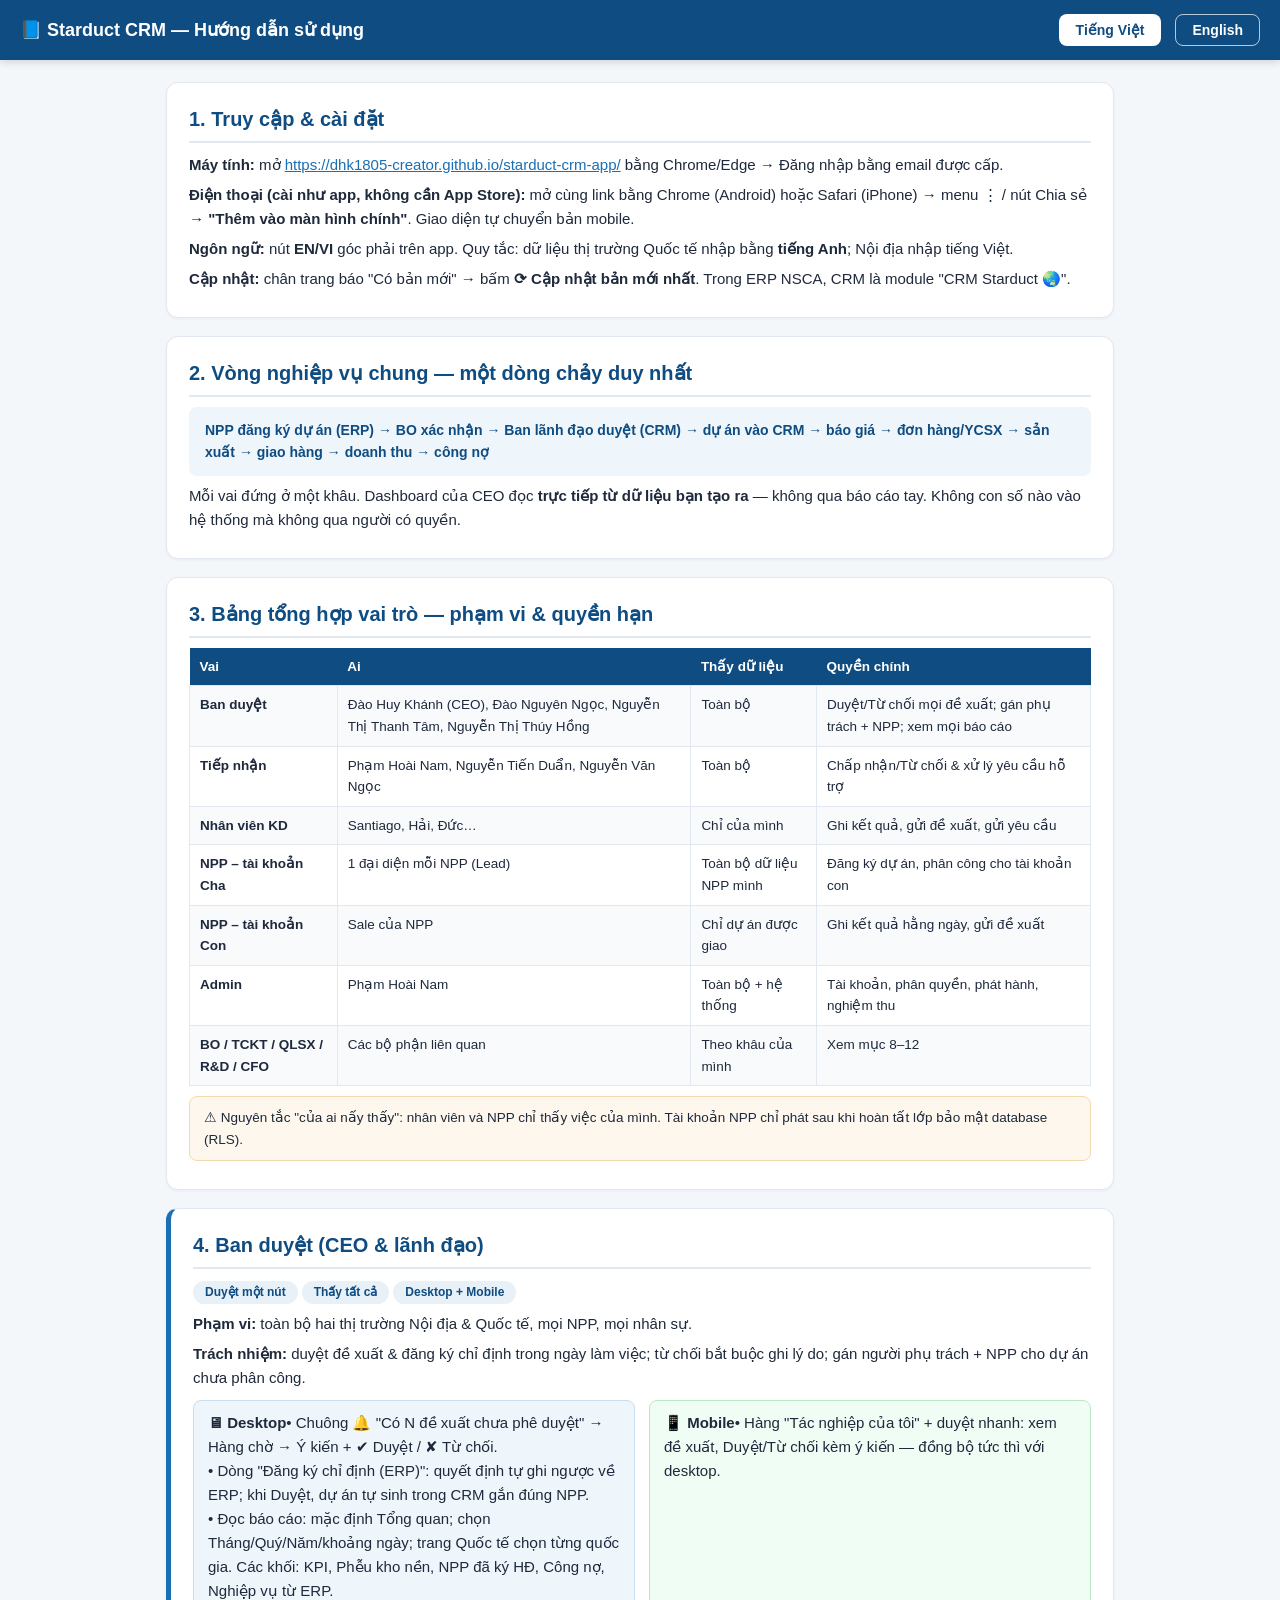
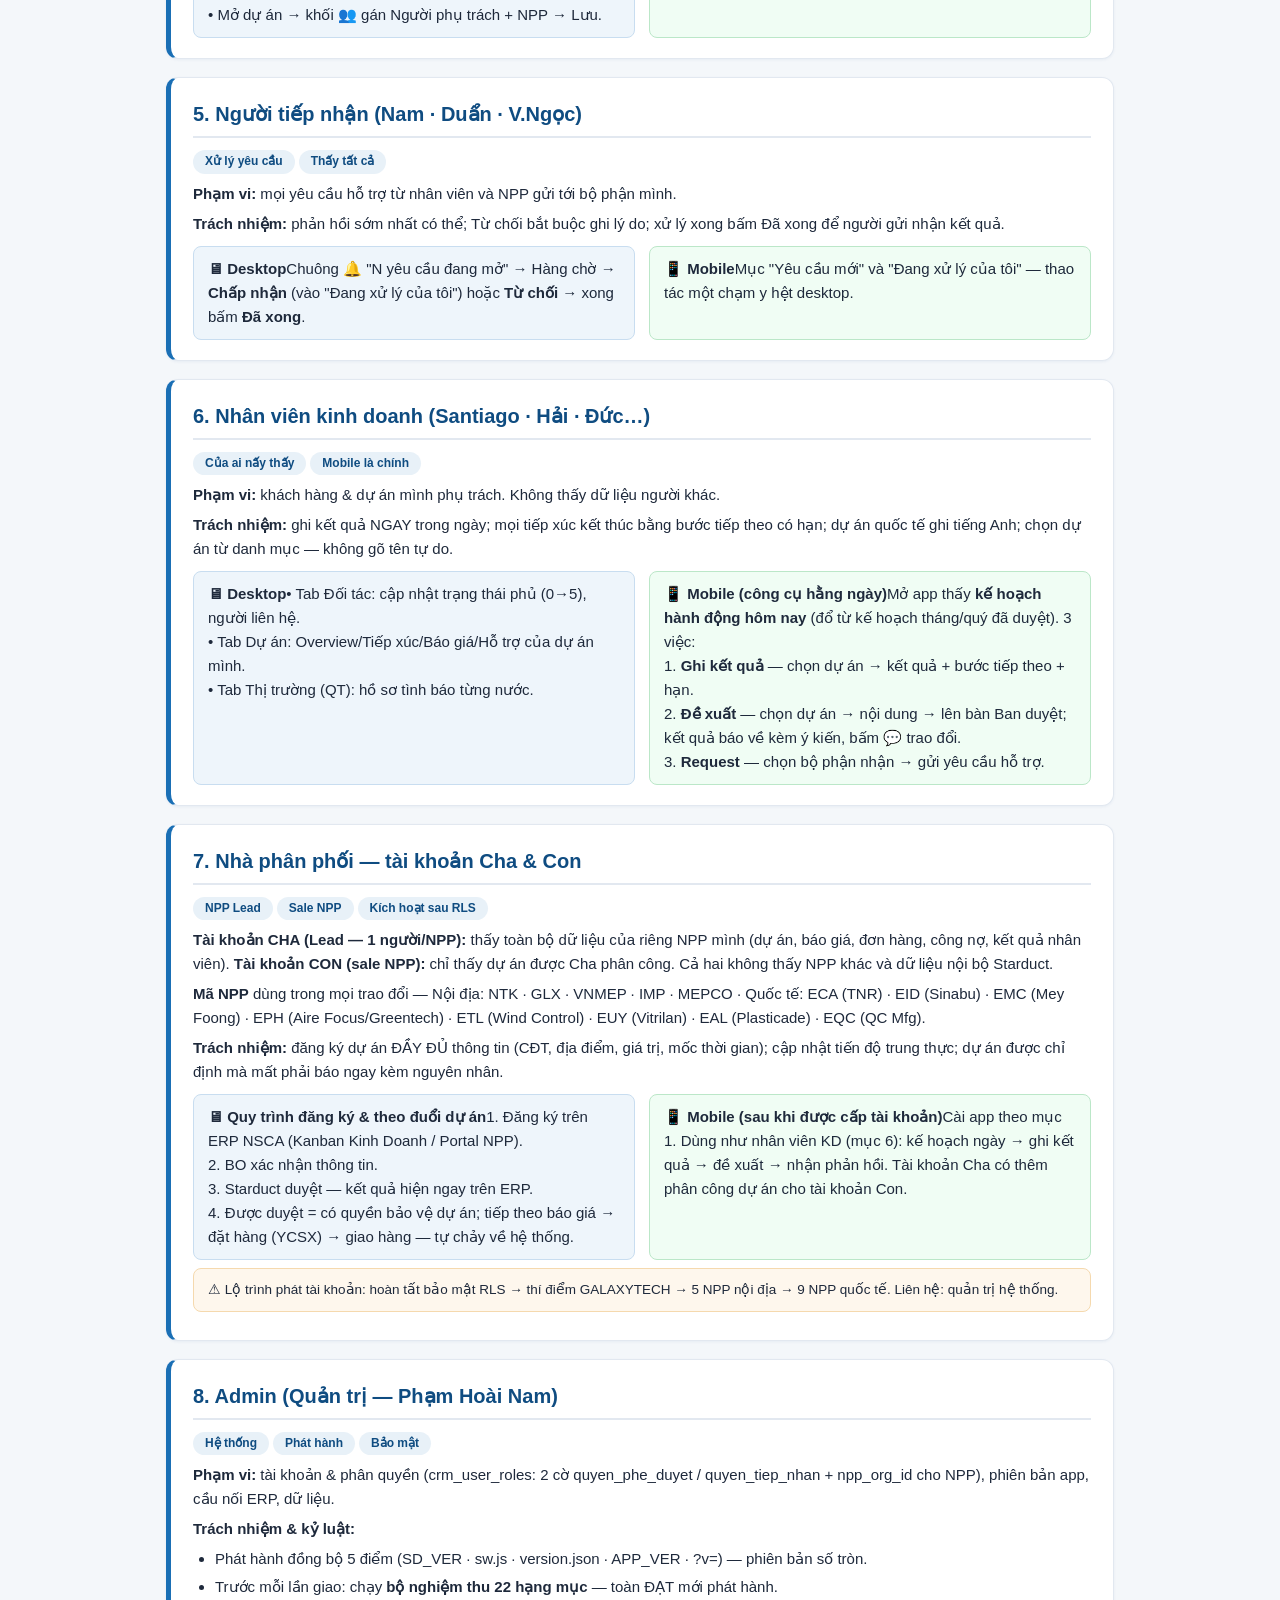
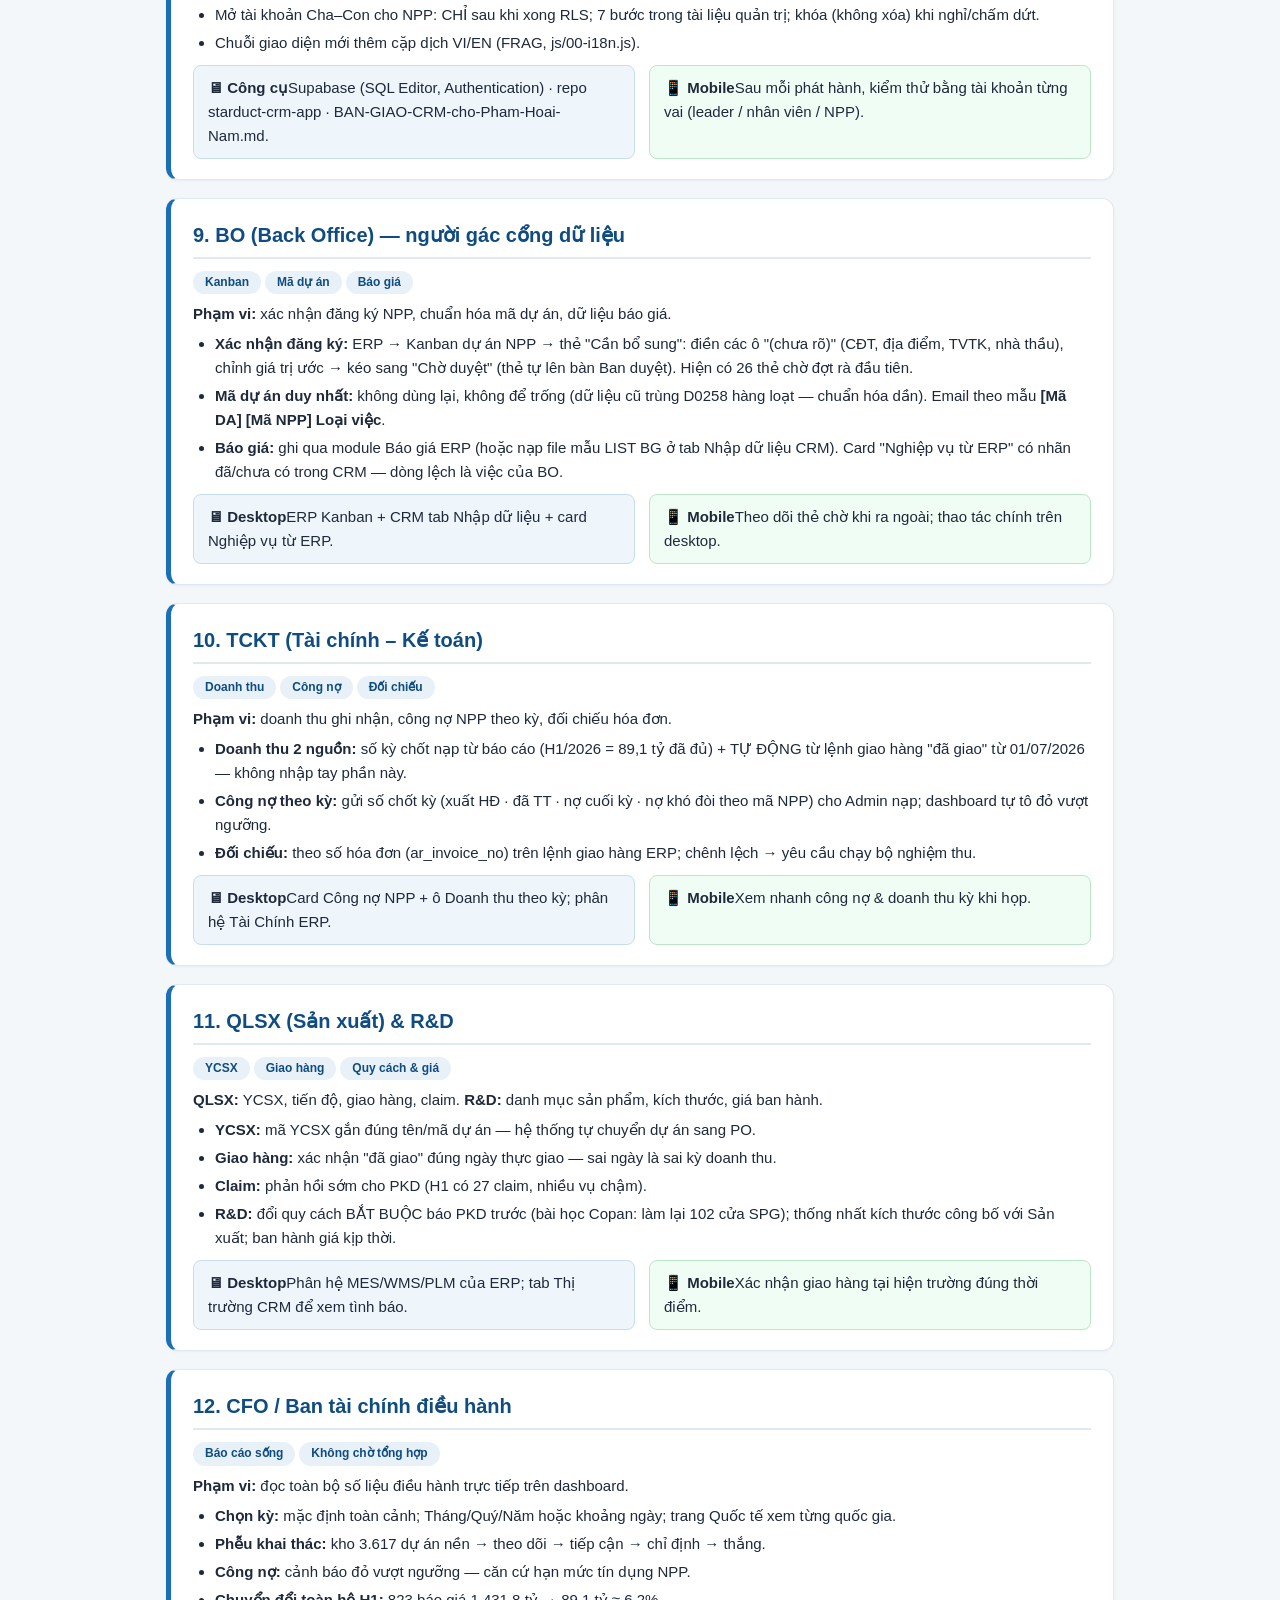
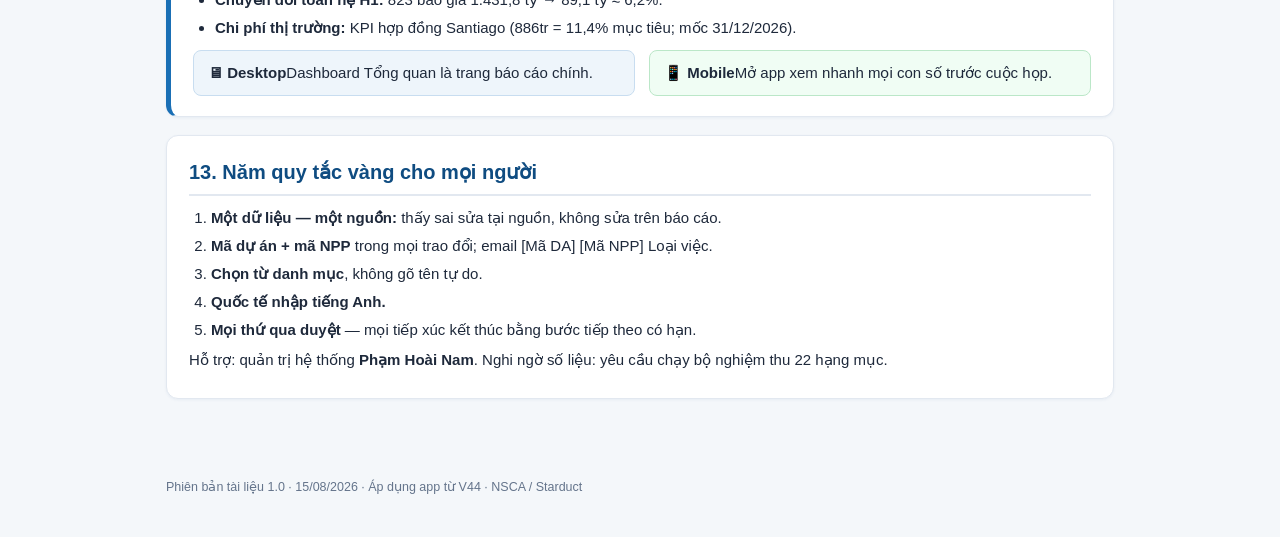
<file: huong-dan.html>
<!DOCTYPE html>
<html lang="vi">
<head>
<meta charset="UTF-8">
<meta name="viewport" content="width=device-width, initial-scale=1">
<title>Starduct CRM — Hướng dẫn sử dụng / User Guide</title>
<style>
:root{--b:#0f4c81;--b2:#1a6fb5;--bg:#f4f7fa;--tx:#1e293b;--mut:#64748b;--line:#e2e8f0}
*{box-sizing:border-box;margin:0;padding:0}
body{font-family:'Segoe UI',Arial,Helvetica,sans-serif;background:var(--bg);color:var(--tx);line-height:1.6;font-size:15px}
header{position:sticky;top:0;z-index:10;background:var(--b);color:#fff;padding:14px 20px;display:flex;align-items:center;gap:14px;flex-wrap:wrap;box-shadow:0 2px 8px rgba(0,0,0,.15)}
header h1{font-size:18px;font-weight:800;flex:1;min-width:230px}
.langbtn{border:1.5px solid rgba(255,255,255,.7);background:transparent;color:#fff;padding:7px 16px;border-radius:8px;font-weight:700;cursor:pointer;font-size:14px}
.langbtn.act{background:#fff;color:var(--b)}
main{max-width:980px;margin:0 auto;padding:22px 16px 60px}
.card{background:#fff;border:1px solid var(--line);border-radius:12px;padding:20px 22px;margin-bottom:18px;box-shadow:0 1px 3px rgba(15,76,129,.06)}
h2{color:var(--b);font-size:20px;margin-bottom:10px;padding-bottom:6px;border-bottom:2px solid var(--line)}
p{margin:6px 0}
ul,ol{margin:6px 0 6px 22px}
li{margin:4px 0}
table{width:100%;border-collapse:collapse;margin:10px 0;font-size:13.5px}
th{background:var(--b);color:#fff;text-align:left;padding:8px 10px}
td{border:1px solid var(--line);padding:8px 10px;vertical-align:top}
tr:nth-child(even) td{background:#f8fafc}
.chip{display:inline-block;background:#e8f1f8;color:var(--b);border-radius:99px;padding:2px 12px;font-size:12px;font-weight:700;margin:2px 4px 2px 0}
.role{border-left:5px solid var(--b2)}
.warn{background:#fef7ed;border:1px solid #f5d9ae;border-radius:8px;padding:10px 14px;margin:8px 0;font-size:13.5px}
.flow{background:#eef5fb;border-radius:8px;padding:12px 16px;font-weight:600;color:var(--b);margin:8px 0;font-size:14px}
.grid2{display:grid;grid-template-columns:1fr 1fr;gap:14px;margin-top:10px}
@media(max-width:720px){.grid2{grid-template-columns:1fr}}
.mob{background:#f0fdf4;border:1px solid #bbe7c8;border-radius:8px;padding:10px 14px}
.desk{background:#eef5fb;border:1px solid #c8ddf0;border-radius:8px;padding:10px 14px}
footer{max-width:980px;margin:0 auto;padding:0 16px 40px;color:var(--mut);font-size:12.5px}
a{color:var(--b2)}
</style>
</head>
<body>
<header>
  <h1 id="hTitle">📘 Starduct CRM — Hướng dẫn sử dụng</h1>
  <button class="langbtn act" id="btnVI" onclick="setLang('vi')">Tiếng Việt</button>
  <button class="langbtn" id="btnEN" onclick="setLang('en')">English</button>
</header>
<main>
<div id="vi"><div class="card"><h2>1. Truy cập & cài đặt</h2>
<p><b>Máy tính:</b> mở <a href="https://dhk1805-creator.github.io/starduct-crm-app/">https://dhk1805-creator.github.io/starduct-crm-app/</a> bằng Chrome/Edge → Đăng nhập bằng email được cấp.</p>
<p><b>Điện thoại (cài như app, không cần App Store):</b> mở cùng link bằng Chrome (Android) hoặc Safari (iPhone) → menu ⋮ / nút Chia sẻ → <b>"Thêm vào màn hình chính"</b>. Giao diện tự chuyển bản mobile.</p>
<p><b>Ngôn ngữ:</b> nút <b>EN/VI</b> góc phải trên app. Quy tắc: dữ liệu thị trường Quốc tế nhập bằng <b>tiếng Anh</b>; Nội địa nhập tiếng Việt.</p>
<p><b>Cập nhật:</b> chân trang báo "Có bản mới" → bấm <b>⟳ Cập nhật bản mới nhất</b>. Trong ERP NSCA, CRM là module "CRM Starduct 🌏".</p></div><div class="card"><h2>2. Vòng nghiệp vụ chung — một dòng chảy duy nhất</h2>
<div class="flow">NPP đăng ký dự án (ERP) → BO xác nhận → Ban lãnh đạo duyệt (CRM) → dự án vào CRM → báo giá → đơn hàng/YCSX → sản xuất → giao hàng → doanh thu → công nợ</div>
<p>Mỗi vai đứng ở một khâu. Dashboard của CEO đọc <b>trực tiếp từ dữ liệu bạn tạo ra</b> — không qua báo cáo tay. Không con số nào vào hệ thống mà không qua người có quyền.</p></div><div class="card"><h2>3. Bảng tổng hợp vai trò — phạm vi & quyền hạn</h2>
<table><tr><th>Vai</th><th>Ai</th><th>Thấy dữ liệu</th><th>Quyền chính</th></tr>
<tr><td><b>Ban duyệt</b></td><td>Đào Huy Khánh (CEO), Đào Nguyên Ngọc, Nguyễn Thị Thanh Tâm, Nguyễn Thị Thúy Hồng</td><td>Toàn bộ</td><td>Duyệt/Từ chối mọi đề xuất; gán phụ trách + NPP; xem mọi báo cáo</td></tr>
<tr><td><b>Tiếp nhận</b></td><td>Phạm Hoài Nam, Nguyễn Tiến Duẩn, Nguyễn Văn Ngọc</td><td>Toàn bộ</td><td>Chấp nhận/Từ chối &amp; xử lý yêu cầu hỗ trợ</td></tr>
<tr><td><b>Nhân viên KD</b></td><td>Santiago, Hải, Đức…</td><td>Chỉ của mình</td><td>Ghi kết quả, gửi đề xuất, gửi yêu cầu</td></tr>
<tr><td><b>NPP – tài khoản Cha</b></td><td>1 đại diện mỗi NPP (Lead)</td><td>Toàn bộ dữ liệu NPP mình</td><td>Đăng ký dự án, phân công cho tài khoản con</td></tr>
<tr><td><b>NPP – tài khoản Con</b></td><td>Sale của NPP</td><td>Chỉ dự án được giao</td><td>Ghi kết quả hằng ngày, gửi đề xuất</td></tr>
<tr><td><b>Admin</b></td><td>Phạm Hoài Nam</td><td>Toàn bộ + hệ thống</td><td>Tài khoản, phân quyền, phát hành, nghiệm thu</td></tr>
<tr><td><b>BO / TCKT / QLSX / R&amp;D / CFO</b></td><td>Các bộ phận liên quan</td><td>Theo khâu của mình</td><td>Xem mục 8–12</td></tr></table>
<p class="warn">⚠ Nguyên tắc "của ai nấy thấy": nhân viên và NPP chỉ thấy việc của mình. Tài khoản NPP chỉ phát sau khi hoàn tất lớp bảo mật database (RLS).</p></div><div class="card role"><h2>4. Ban duyệt (CEO & lãnh đạo)</h2><div><span class="chip">Duyệt một nút</span><span class="chip">Thấy tất cả</span><span class="chip">Desktop + Mobile</span></div><p><b>Phạm vi:</b> toàn bộ hai thị trường Nội địa &amp; Quốc tế, mọi NPP, mọi nhân sự.</p><p><b>Trách nhiệm:</b> duyệt đề xuất &amp; đăng ký chỉ định trong ngày làm việc; từ chối bắt buộc ghi lý do; gán người phụ trách + NPP cho dự án chưa phân công.</p><div class="grid2"><div class="desk"><b>🖥 Desktop</b>• Chuông 🔔 "Có N đề xuất chưa phê duyệt" → Hàng chờ → Ý kiến + ✔ Duyệt / ✘ Từ chối.<br>• Dòng "Đăng ký chỉ định (ERP)": quyết định tự ghi ngược về ERP; khi Duyệt, dự án tự sinh trong CRM gắn đúng NPP.<br>• Đọc báo cáo: mặc định Tổng quan; chọn Tháng/Quý/Năm/khoảng ngày; trang Quốc tế chọn từng quốc gia. Các khối: KPI, Phễu kho nền, NPP đã ký HĐ, Công nợ, Nghiệp vụ từ ERP.<br>• Mở dự án → khối 👥 gán Người phụ trách + NPP → Lưu.</div><div class="mob"><b>📱 Mobile</b>• Hàng "Tác nghiệp của tôi" + duyệt nhanh: xem đề xuất, Duyệt/Từ chối kèm ý kiến — đồng bộ tức thì với desktop.</div></div></div><div class="card role"><h2>5. Người tiếp nhận (Nam · Duẩn · V.Ngọc)</h2><div><span class="chip">Xử lý yêu cầu</span><span class="chip">Thấy tất cả</span></div><p><b>Phạm vi:</b> mọi yêu cầu hỗ trợ từ nhân viên và NPP gửi tới bộ phận mình.</p><p><b>Trách nhiệm:</b> phản hồi sớm nhất có thể; Từ chối bắt buộc ghi lý do; xử lý xong bấm Đã xong để người gửi nhận kết quả.</p><div class="grid2"><div class="desk"><b>🖥 Desktop</b>Chuông 🔔 "N yêu cầu đang mở" → Hàng chờ → <b>Chấp nhận</b> (vào "Đang xử lý của tôi") hoặc <b>Từ chối</b> → xong bấm <b>Đã xong</b>.</div><div class="mob"><b>📱 Mobile</b>Mục "Yêu cầu mới" và "Đang xử lý của tôi" — thao tác một chạm y hệt desktop.</div></div></div><div class="card role"><h2>6. Nhân viên kinh doanh (Santiago · Hải · Đức…)</h2><div><span class="chip">Của ai nấy thấy</span><span class="chip">Mobile là chính</span></div><p><b>Phạm vi:</b> khách hàng &amp; dự án mình phụ trách. Không thấy dữ liệu người khác.</p><p><b>Trách nhiệm:</b> ghi kết quả NGAY trong ngày; mọi tiếp xúc kết thúc bằng bước tiếp theo có hạn; dự án quốc tế ghi tiếng Anh; chọn dự án từ danh mục — không gõ tên tự do.</p><div class="grid2"><div class="desk"><b>🖥 Desktop</b>• Tab Đối tác: cập nhật trạng thái phủ (0→5), người liên hệ.<br>• Tab Dự án: Overview/Tiếp xúc/Báo giá/Hỗ trợ của dự án mình.<br>• Tab Thị trường (QT): hồ sơ tình báo từng nước.</div><div class="mob"><b>📱 Mobile (công cụ hằng ngày)</b>Mở app thấy <b>kế hoạch hành động hôm nay</b> (đổ từ kế hoạch tháng/quý đã duyệt). 3 việc:<br>1. <b>Ghi kết quả</b> — chọn dự án → kết quả + bước tiếp theo + hạn.<br>2. <b>Đề xuất</b> — chọn dự án → nội dung → lên bàn Ban duyệt; kết quả báo về kèm ý kiến, bấm 💬 trao đổi.<br>3. <b>Request</b> — chọn bộ phận nhận → gửi yêu cầu hỗ trợ.</div></div></div><div class="card role"><h2>7. Nhà phân phối — tài khoản Cha & Con</h2><div><span class="chip">NPP Lead</span><span class="chip">Sale NPP</span><span class="chip">Kích hoạt sau RLS</span></div><p><b>Tài khoản CHA (Lead — 1 người/NPP):</b> thấy toàn bộ dữ liệu của riêng NPP mình (dự án, báo giá, đơn hàng, công nợ, kết quả nhân viên). <b>Tài khoản CON (sale NPP):</b> chỉ thấy dự án được Cha phân công. Cả hai không thấy NPP khác và dữ liệu nội bộ Starduct.</p>
<p><b>Mã NPP</b> dùng trong mọi trao đổi — Nội địa: NTK · GLX · VNMEP · IMP · MEPCO · Quốc tế: ECA (TNR) · EID (Sinabu) · EMC (Mey Foong) · EPH (Aire Focus/Greentech) · ETL (Wind Control) · EUY (Vitrilan) · EAL (Plasticade) · EQC (QC Mfg).</p><p><b>Trách nhiệm:</b> đăng ký dự án ĐẦY ĐỦ thông tin (CĐT, địa điểm, giá trị, mốc thời gian); cập nhật tiến độ trung thực; dự án được chỉ định mà mất phải báo ngay kèm nguyên nhân.</p><div class="grid2"><div class="desk"><b>🖥 Quy trình đăng ký & theo đuổi dự án</b>1. Đăng ký trên ERP NSCA (Kanban Kinh Doanh / Portal NPP).<br>2. BO xác nhận thông tin.<br>3. Starduct duyệt — kết quả hiện ngay trên ERP.<br>4. Được duyệt = có quyền bảo vệ dự án; tiếp theo báo giá → đặt hàng (YCSX) → giao hàng — tự chảy về hệ thống.</div><div class="mob"><b>📱 Mobile (sau khi được cấp tài khoản)</b>Cài app theo mục 1. Dùng như nhân viên KD (mục 6): kế hoạch ngày → ghi kết quả → đề xuất → nhận phản hồi. Tài khoản Cha có thêm phân công dự án cho tài khoản Con.</div></div><p class="warn">⚠ Lộ trình phát tài khoản: hoàn tất bảo mật RLS → thí điểm GALAXYTECH → 5 NPP nội địa → 9 NPP quốc tế. Liên hệ: quản trị hệ thống.</p></div><div class="card role"><h2>8. Admin (Quản trị — Phạm Hoài Nam)</h2><div><span class="chip">Hệ thống</span><span class="chip">Phát hành</span><span class="chip">Bảo mật</span></div><p><b>Phạm vi:</b> tài khoản &amp; phân quyền (crm_user_roles: 2 cờ quyen_phe_duyet / quyen_tiep_nhan + npp_org_id cho NPP), phiên bản app, cầu nối ERP, dữ liệu.</p><p><b>Trách nhiệm &amp; kỷ luật:</b></p><ul>
<li>Phát hành đồng bộ 5 điểm (SD_VER · sw.js · version.json · APP_VER · ?v=) — phiên bản số tròn.</li>
<li>Trước mỗi lần giao: chạy <b>bộ nghiệm thu 22 hạng mục</b> — toàn ĐẠT mới phát hành.</li>
<li>Mở tài khoản Cha–Con cho NPP: CHỈ sau khi xong RLS; 7 bước trong tài liệu quản trị; khóa (không xóa) khi nghỉ/chấm dứt.</li>
<li>Chuỗi giao diện mới thêm cặp dịch VI/EN (FRAG, js/00-i18n.js).</li></ul><div class="grid2"><div class="desk"><b>🖥 Công cụ</b>Supabase (SQL Editor, Authentication) · repo starduct-crm-app · BAN-GIAO-CRM-cho-Pham-Hoai-Nam.md.</div><div class="mob"><b>📱 Mobile</b>Sau mỗi phát hành, kiểm thử bằng tài khoản từng vai (leader / nhân viên / NPP).</div></div></div><div class="card role"><h2>9. BO (Back Office) — người gác cổng dữ liệu</h2><div><span class="chip">Kanban</span><span class="chip">Mã dự án</span><span class="chip">Báo giá</span></div><p><b>Phạm vi:</b> xác nhận đăng ký NPP, chuẩn hóa mã dự án, dữ liệu báo giá.</p><ul><li><b>Xác nhận đăng ký:</b> ERP → Kanban dự án NPP → thẻ "Cần bổ sung": điền các ô "(chưa rõ)" (CĐT, địa điểm, TVTK, nhà thầu), chỉnh giá trị ước → kéo sang "Chờ duyệt" (thẻ tự lên bàn Ban duyệt). Hiện có 26 thẻ chờ đợt rà đầu tiên.</li>
<li><b>Mã dự án duy nhất:</b> không dùng lại, không để trống (dữ liệu cũ trùng D0258 hàng loạt — chuẩn hóa dần). Email theo mẫu <b>[Mã DA] [Mã NPP] Loại việc</b>.</li>
<li><b>Báo giá:</b> ghi qua module Báo giá ERP (hoặc nạp file mẫu LIST BG ở tab Nhập dữ liệu CRM). Card "Nghiệp vụ từ ERP" có nhãn đã/chưa có trong CRM — dòng lệch là việc của BO.</li></ul><div class="grid2"><div class="desk"><b>🖥 Desktop</b>ERP Kanban + CRM tab Nhập dữ liệu + card Nghiệp vụ từ ERP.</div><div class="mob"><b>📱 Mobile</b>Theo dõi thẻ chờ khi ra ngoài; thao tác chính trên desktop.</div></div></div><div class="card role"><h2>10. TCKT (Tài chính – Kế toán)</h2><div><span class="chip">Doanh thu</span><span class="chip">Công nợ</span><span class="chip">Đối chiếu</span></div><p><b>Phạm vi:</b> doanh thu ghi nhận, công nợ NPP theo kỳ, đối chiếu hóa đơn.</p><ul><li><b>Doanh thu 2 nguồn:</b> số kỳ chốt nạp từ báo cáo (H1/2026 = 89,1 tỷ đã đủ) + TỰ ĐỘNG từ lệnh giao hàng "đã giao" từ 01/07/2026 — không nhập tay phần này.</li>
<li><b>Công nợ theo kỳ:</b> gửi số chốt kỳ (xuất HĐ · đã TT · nợ cuối kỳ · nợ khó đòi theo mã NPP) cho Admin nạp; dashboard tự tô đỏ vượt ngưỡng.</li>
<li><b>Đối chiếu:</b> theo số hóa đơn (ar_invoice_no) trên lệnh giao hàng ERP; chênh lệch → yêu cầu chạy bộ nghiệm thu.</li></ul><div class="grid2"><div class="desk"><b>🖥 Desktop</b>Card Công nợ NPP + ô Doanh thu theo kỳ; phân hệ Tài Chính ERP.</div><div class="mob"><b>📱 Mobile</b>Xem nhanh công nợ &amp; doanh thu kỳ khi họp.</div></div></div><div class="card role"><h2>11. QLSX (Sản xuất) & R&D</h2><div><span class="chip">YCSX</span><span class="chip">Giao hàng</span><span class="chip">Quy cách & giá</span></div><p><b>QLSX:</b> YCSX, tiến độ, giao hàng, claim. <b>R&amp;D:</b> danh mục sản phẩm, kích thước, giá ban hành.</p><ul><li><b>YCSX:</b> mã YCSX gắn đúng tên/mã dự án — hệ thống tự chuyển dự án sang PO.</li>
<li><b>Giao hàng:</b> xác nhận "đã giao" đúng ngày thực giao — sai ngày là sai kỳ doanh thu.</li>
<li><b>Claim:</b> phản hồi sớm cho PKD (H1 có 27 claim, nhiều vụ chậm).</li>
<li><b>R&amp;D:</b> đổi quy cách BẮT BUỘC báo PKD trước (bài học Copan: làm lại 102 cửa SPG); thống nhất kích thước công bố với Sản xuất; ban hành giá kịp thời.</li></ul><div class="grid2"><div class="desk"><b>🖥 Desktop</b>Phân hệ MES/WMS/PLM của ERP; tab Thị trường CRM để xem tình báo.</div><div class="mob"><b>📱 Mobile</b>Xác nhận giao hàng tại hiện trường đúng thời điểm.</div></div></div><div class="card role"><h2>12. CFO / Ban tài chính điều hành</h2><div><span class="chip">Báo cáo sống</span><span class="chip">Không chờ tổng hợp</span></div><p><b>Phạm vi:</b> đọc toàn bộ số liệu điều hành trực tiếp trên dashboard.</p><ul><li><b>Chọn kỳ:</b> mặc định toàn cảnh; Tháng/Quý/Năm hoặc khoảng ngày; trang Quốc tế xem từng quốc gia.</li>
<li><b>Phễu khai thác:</b> kho 3.617 dự án nền → theo dõi → tiếp cận → chỉ định → thắng.</li>
<li><b>Công nợ:</b> cảnh báo đỏ vượt ngưỡng — căn cứ hạn mức tín dụng NPP.</li>
<li><b>Chuyển đổi toàn hệ H1:</b> 823 báo giá 1.431,8 tỷ → 89,1 tỷ ≈ 6,2%.</li>
<li><b>Chi phí thị trường:</b> KPI hợp đồng Santiago (886tr = 11,4% mục tiêu; mốc 31/12/2026).</li></ul><div class="grid2"><div class="desk"><b>🖥 Desktop</b>Dashboard Tổng quan là trang báo cáo chính.</div><div class="mob"><b>📱 Mobile</b>Mở app xem nhanh mọi con số trước cuộc họp.</div></div></div><div class="card"><h2>13. Năm quy tắc vàng cho mọi người</h2>
<ol><li><b>Một dữ liệu — một nguồn:</b> thấy sai sửa tại nguồn, không sửa trên báo cáo.</li>
<li><b>Mã dự án + mã NPP</b> trong mọi trao đổi; email [Mã DA] [Mã NPP] Loại việc.</li>
<li><b>Chọn từ danh mục</b>, không gõ tên tự do.</li>
<li><b>Quốc tế nhập tiếng Anh.</b></li>
<li><b>Mọi thứ qua duyệt</b> — mọi tiếp xúc kết thúc bằng bước tiếp theo có hạn.</li></ol>
<p>Hỗ trợ: quản trị hệ thống <b>Phạm Hoài Nam</b>. Nghi ngờ số liệu: yêu cầu chạy bộ nghiệm thu 22 hạng mục.</p></div></div>
<div id="en" style="display:none"><div class="card"><h2>1. Access & installation</h2>
<p><b>Desktop:</b> open <a href="https://dhk1805-creator.github.io/starduct-crm-app/">https://dhk1805-creator.github.io/starduct-crm-app/</a> in Chrome/Edge → Sign in with your assigned email.</p>
<p><b>Phone (install as an app, no App Store needed):</b> open the same link in Chrome (Android) or Safari (iPhone) → menu ⋮ / Share button → <b>"Add to Home Screen"</b>. The interface switches to mobile automatically.</p>
<p><b>Language:</b> the <b>EN/VI</b> button at the top right of the app. Rule: International-market data is entered in <b>English</b>; Domestic data in Vietnamese.</p>
<p><b>Updates:</b> when the footer reports a new version, tap <b>⟳ Update to latest version</b>. Inside NSCA ERP, the CRM is the "CRM Starduct 🌏" module.</p></div><div class="card"><h2>2. The single business flow</h2>
<div class="flow">Distributor registers a project (ERP) → BO verifies → Leadership approves (CRM) → project enters CRM → quotation → order/production request → manufacturing → delivery → revenue → receivables</div>
<p>Every role owns one step of this flow. The CEO dashboard reads <b>directly from the data you create</b> — no manual reports. No number enters the system without an authorised person.</p></div><div class="card"><h2>3. Role matrix — scope & permissions</h2>
<table><tr><th>Role</th><th>Who</th><th>Data visibility</th><th>Key rights</th></tr>
<tr><td><b>Approvers</b></td><td>Dao Huy Khanh (CEO), Dao Nguyen Ngoc, Nguyen Thi Thanh Tam, Nguyen Thi Thuy Hong</td><td>Everything</td><td>Approve/Reject any proposal; assign owner + distributor; all reports</td></tr>
<tr><td><b>Receivers</b></td><td>Pham Hoai Nam, Nguyen Tien Duan, Nguyen Van Ngoc</td><td>Everything</td><td>Accept/Reject &amp; resolve support requests</td></tr>
<tr><td><b>Sales staff</b></td><td>Santiago, Hai, Duc…</td><td>Own data only</td><td>Log results, send proposals &amp; requests</td></tr>
<tr><td><b>Distributor – Parent account</b></td><td>1 lead per distributor</td><td>All data of own company</td><td>Register projects, assign work to child accounts</td></tr>
<tr><td><b>Distributor – Child account</b></td><td>Distributor sales staff</td><td>Assigned projects only</td><td>Daily activity logging, proposals</td></tr>
<tr><td><b>Admin</b></td><td>Pham Hoai Nam</td><td>Everything + system</td><td>Accounts, permissions, releases, health checks</td></tr>
<tr><td><b>BO / Finance / Production / R&amp;D / CFO</b></td><td>Related departments</td><td>Their own step</td><td>See sections 8–12</td></tr></table>
<p class="warn">⚠ "See only your own" principle: staff and distributors see only their own work. Distributor accounts are issued only after database-level security (RLS) is completed.</p></div><div class="card role"><h2>4. Approvers (CEO & leadership)</h2><div><span class="chip">One-click approval</span><span class="chip">See everything</span><span class="chip">Desktop + Mobile</span></div><p><b>Scope:</b> both Domestic &amp; International markets, all distributors, all staff.</p><p><b>Responsibilities:</b> decide on proposals and designation requests within the working day; rejections require a written reason; assign owner + distributor for unassigned projects.</p><div class="grid2"><div class="desk"><b>🖥 Desktop</b>• Bell 🔔 "N proposals awaiting approval" → Approval queue → comment + ✔ Approve / ✘ Reject.<br>• "Designation request (ERP)" rows: your decision writes back to the ERP; on Approve, the project is auto-created in CRM with the right distributor.<br>• Reading reports: defaults to all-time Overview; pick This month/quarter/year or a date range; the International page drills into each country. Blocks: KPIs, base-catalog funnel, contracted distributors, receivables, live ERP operations.<br>• Open any project → 👥 assign Owner + Distributor → Save.</div><div class="mob"><b>📱 Mobile</b>• "My actions" row + quick approval: review proposals, Approve/Reject with comments — instantly synced with desktop.</div></div></div><div class="card role"><h2>5. Receivers (Nam · Duan · V.Ngoc)</h2><div><span class="chip">Handle requests</span><span class="chip">See everything</span></div><p><b>Scope:</b> every support request sent to your department by staff or distributors.</p><p><b>Responsibilities:</b> respond as early as possible; rejections require a reason; when resolved, press Done so the sender is notified.</p><div class="grid2"><div class="desk"><b>🖥 Desktop</b>Bell 🔔 "N open requests" → queue → <b>Accept</b> (moves to "My in-progress") or <b>Reject</b> → when finished press <b>Done</b>.</div><div class="mob"><b>📱 Mobile</b>"New requests" and "My in-progress" — identical one-tap actions.</div></div></div><div class="card role"><h2>6. Sales staff (Santiago · Hai · Duc…)</h2><div><span class="chip">Own data only</span><span class="chip">Mobile-first</span></div><p><b>Scope:</b> the accounts &amp; projects you own. You cannot see anyone else's data.</p><p><b>Responsibilities:</b> log results the SAME day; every touchpoint ends with a next step and a deadline; international projects in English; always pick the project from the list — never free-type names.</p><div class="grid2"><div class="desk"><b>🖥 Desktop</b>• Accounts tab: update coverage status (0→5), contacts.<br>• Projects tab: Overview/Touchpoints/Quotation/Support of your projects.<br>• Market tab (International): intelligence dossier per country.</div><div class="mob"><b>📱 Mobile (your daily tool)</b>Open the app to see <b>today's action plan</b> (pushed from the approved monthly/quarterly plan). Three actions:<br>1. <b>Log result</b> — pick the project → result + next step + deadline.<br>2. <b>Proposal</b> — pick the project → content → lands on the approvers' desk; the decision returns to your phone with comments, tap 💬 to discuss.<br>3. <b>Request</b> — pick the receiving department → send a support request.</div></div></div><div class="card role"><h2>7. Distributors — Parent & Child accounts</h2><div><span class="chip">Distributor Lead</span><span class="chip">Distributor sales</span><span class="chip">Activated after RLS</span></div><p><b>PARENT account (Lead — one per distributor):</b> sees ALL data of your own company (projects, quotations, orders, receivables, staff results). <b>CHILD account (distributor sales):</b> sees only projects assigned by the Parent. Neither can see other distributors or Starduct internal data.</p>
<p><b>Distributor codes</b> used in all communication — Domestic: NTK · GLX · VNMEP · IMP · MEPCO · International: ECA (TNR) · EID (Sinabu) · EMC (Mey Foong) · EPH (Aire Focus/Greentech) · ETL (Wind Control) · EUY (Vitrilan) · EAL (Plasticade) · EQC (QC Mfg).</p><p><b>Responsibilities:</b> register projects with FULL information (investor, site, value, timeline); update progress truthfully; if a designated project is lost, report immediately with the reason.</p><div class="grid2"><div class="desk"><b>🖥 Project registration & pursuit flow</b>1. Register on NSCA ERP (Sales Kanban / Distributor Portal).<br>2. BO verifies the information.<br>3. Starduct approves — the result appears on the ERP immediately.<br>4. Approved = project protection granted; then quotation → order (production request) → delivery — everything flows into the system automatically.</div><div class="mob"><b>📱 Mobile (once your account is issued)</b>Install per section 1. Use it like sales staff (section 6): daily plan → log results → proposals → receive feedback. Parent accounts get an extra screen to assign projects to Child accounts.</div></div><p class="warn">⚠ Account rollout: database security (RLS) completed → GALAXYTECH pilot → 5 domestic distributors → 9 international. Contact: system administrator.</p></div><div class="card role"><h2>8. Admin (System administrator — Pham Hoai Nam)</h2><div><span class="chip">System</span><span class="chip">Releases</span><span class="chip">Security</span></div><p><b>Scope:</b> accounts &amp; permissions (crm_user_roles: flags quyen_phe_duyet / quyen_tiep_nhan + npp_org_id for distributors), app versions, ERP bridge, data.</p><p><b>Responsibilities &amp; discipline:</b></p><ul>
<li>Release with the 5-point sync (SD_VER · sw.js · version.json · APP_VER · ?v=) — round version numbers.</li>
<li>Before every release: run the <b>22-item health check</b> — release only when all PASS.</li>
<li>Parent–Child distributor accounts: ONLY after RLS; follow the 7 steps in the admin guide; disable (never delete) on leave/termination.</li>
<li>Every new UI string needs a VI/EN pair in the FRAG dictionary (js/00-i18n.js).</li></ul><div class="grid2"><div class="desk"><b>🖥 Tools</b>Supabase (SQL Editor, Authentication) · starduct-crm-app repo · BAN-GIAO-CRM-cho-Pham-Hoai-Nam.md.</div><div class="mob"><b>📱 Mobile</b>After each release, smoke-test with an account of every role (leader / staff / distributor).</div></div></div><div class="card role"><h2>9. BO (Back Office) — the data gatekeeper</h2><div><span class="chip">Kanban</span><span class="chip">Project codes</span><span class="chip">Quotations</span></div><p><b>Scope:</b> verifying distributor registrations, standardising project codes, quotation data.</p><ul><li><b>Verify registrations:</b> ERP → Distributor project Kanban → "Needs info" cards: fill the "(unknown)" fields (investor, site, consultant, contractor), correct the estimated value → drag to "Awaiting approval" (the card lands on the approvers' desk automatically). 26 cards await the first review.</li>
<li><b>Unique project codes:</b> never reuse, never leave blank (legacy data repeats D0258 en masse — standardise gradually). Email subject <b>[Project code] [Distributor code] Topic</b>.</li>
<li><b>Quotations:</b> record via the ERP Quotation module (or import a LIST BG file in CRM's Import tab). The "Live from ERP" card labels each row in/not in CRM — mismatches are BO's job.</li></ul><div class="grid2"><div class="desk"><b>🖥 Desktop</b>ERP Kanban + CRM Import tab + the "Live from ERP" dashboard card.</div><div class="mob"><b>📱 Mobile</b>Monitor pending cards on the go; main work on desktop.</div></div></div><div class="card role"><h2>10. Finance & Accounting</h2><div><span class="chip">Revenue</span><span class="chip">Receivables</span><span class="chip">Reconciliation</span></div><p><b>Scope:</b> recognised revenue, distributor receivables by period, invoice reconciliation.</p><ul><li><b>Two revenue sources:</b> closed-period figures loaded from reports (H1/2026 = 89.1bn VND fully loaded) + AUTOMATIC from ERP delivery orders marked delivered from 01 Jul 2026 — no manual entry for the latter.</li>
<li><b>Receivables by period:</b> send closing figures (invoiced · paid · ending balance · bad debt, by distributor code) to the Admin; the dashboard flags over-limit balances in red.</li>
<li><b>Reconciliation:</b> by invoice number (ar_invoice_no) on ERP delivery orders; discrepancies → request a health-check run.</li></ul><div class="grid2"><div class="desk"><b>🖥 Desktop</b>Distributor receivables card + period revenue tiles; ERP Finance module.</div><div class="mob"><b>📱 Mobile</b>Quick view of receivables &amp; period revenue in meetings.</div></div></div><div class="card role"><h2>11. Production & R&D</h2><div><span class="chip">Production requests</span><span class="chip">Delivery</span><span class="chip">Specs & pricing</span></div><p><b>Production:</b> production requests (YCSX), progress, delivery, claims. <b>R&amp;D:</b> product catalogue, size limits, published pricing.</p><ul><li><b>Production requests:</b> attach the correct project name/code — the system auto-moves the project to PO.</li>
<li><b>Delivery:</b> confirm "delivered" on the actual delivery date — a wrong date books revenue into the wrong period.</li>
<li><b>Claims:</b> respond to sales early (27 claims in H1, several long-delayed).</li>
<li><b>R&amp;D:</b> spec changes MUST be announced to sales before applying (Copan lesson: 102 SPG grilles rebuilt); align published size limits with Production; publish prices promptly.</li></ul><div class="grid2"><div class="desk"><b>🖥 Desktop</b>ERP MES/WMS/PLM modules; CRM Market tab for intelligence.</div><div class="mob"><b>📱 Mobile</b>Confirm deliveries on site, at the actual time.</div></div></div><div class="card role"><h2>12. CFO / Executive finance</h2><div><span class="chip">Live reporting</span><span class="chip">No manual consolidation</span></div><p><b>Scope:</b> read all executive numbers directly on the dashboard.</p><ul><li><b>Pick a period:</b> defaults to all-time; This month/quarter/year or any date range; the International page drills into each country.</li>
<li><b>Exploitation funnel:</b> 3,617 base-catalog projects → tracked → approached → assigned → won.</li>
<li><b>Receivables:</b> red over-limit warnings — the basis for distributor credit decisions.</li>
<li><b>System-wide H1 conversion:</b> 823 quotations worth 1,431.8bn → 89.1bn revenue ≈ 6.2%.</li>
<li><b>Market-development cost:</b> Santiago contract KPIs (886m = 11.4% of target; review milestone 31 Dec 2026).</li></ul><div class="grid2"><div class="desk"><b>🖥 Desktop</b>The Overview dashboard is the primary report page.</div><div class="mob"><b>📱 Mobile</b>Open the app for every number before a meeting.</div></div></div><div class="card"><h2>13. Five golden rules for everyone</h2>
<ol><li><b>One data point — one source:</b> fix errors at the source, never on a report.</li>
<li><b>Project code + distributor code</b> in every exchange; email subject [Project code] [Distributor code] Topic.</li>
<li><b>Pick from the list</b>, never free-type names.</li>
<li><b>International data in English.</b></li>
<li><b>Everything goes through approval</b> — and every touchpoint ends with a dated next step.</li></ol>
<p>Support: system administrator <b>Pham Hoai Nam</b>. Doubt a number? Ask for the 22-item health check.</p></div></div>
</main>
<footer id="foot">Phiên bản tài liệu 1.0 · 15/08/2026 · Áp dụng app từ V44 · NSCA / Starduct</footer>
<script>
function setLang(l){
  document.getElementById('vi').style.display = l==='vi'?'':'none';
  document.getElementById('en').style.display = l==='en'?'':'none';
  document.getElementById('btnVI').classList.toggle('act', l==='vi');
  document.getElementById('btnEN').classList.toggle('act', l==='en');
  document.getElementById('hTitle').textContent = l==='vi' ? '📘 Starduct CRM — Hướng dẫn sử dụng' : '📘 Starduct CRM — User Guide';
  document.getElementById('foot').textContent = l==='vi' ? 'Phiên bản tài liệu 1.0 · 15/08/2026 · Áp dụng app từ V44 · NSCA / Starduct' : 'Guide version 1.0 · 15 Aug 2026 · For app V44+ · NSCA / Starduct';
  document.documentElement.lang = l;
  try{localStorage.setItem('hd_lang', l)}catch(e){}
}
try{var s=localStorage.getItem('hd_lang'); if(s==='en')setLang('en');}catch(e){}
</script>
</body>
</html>
</file>
